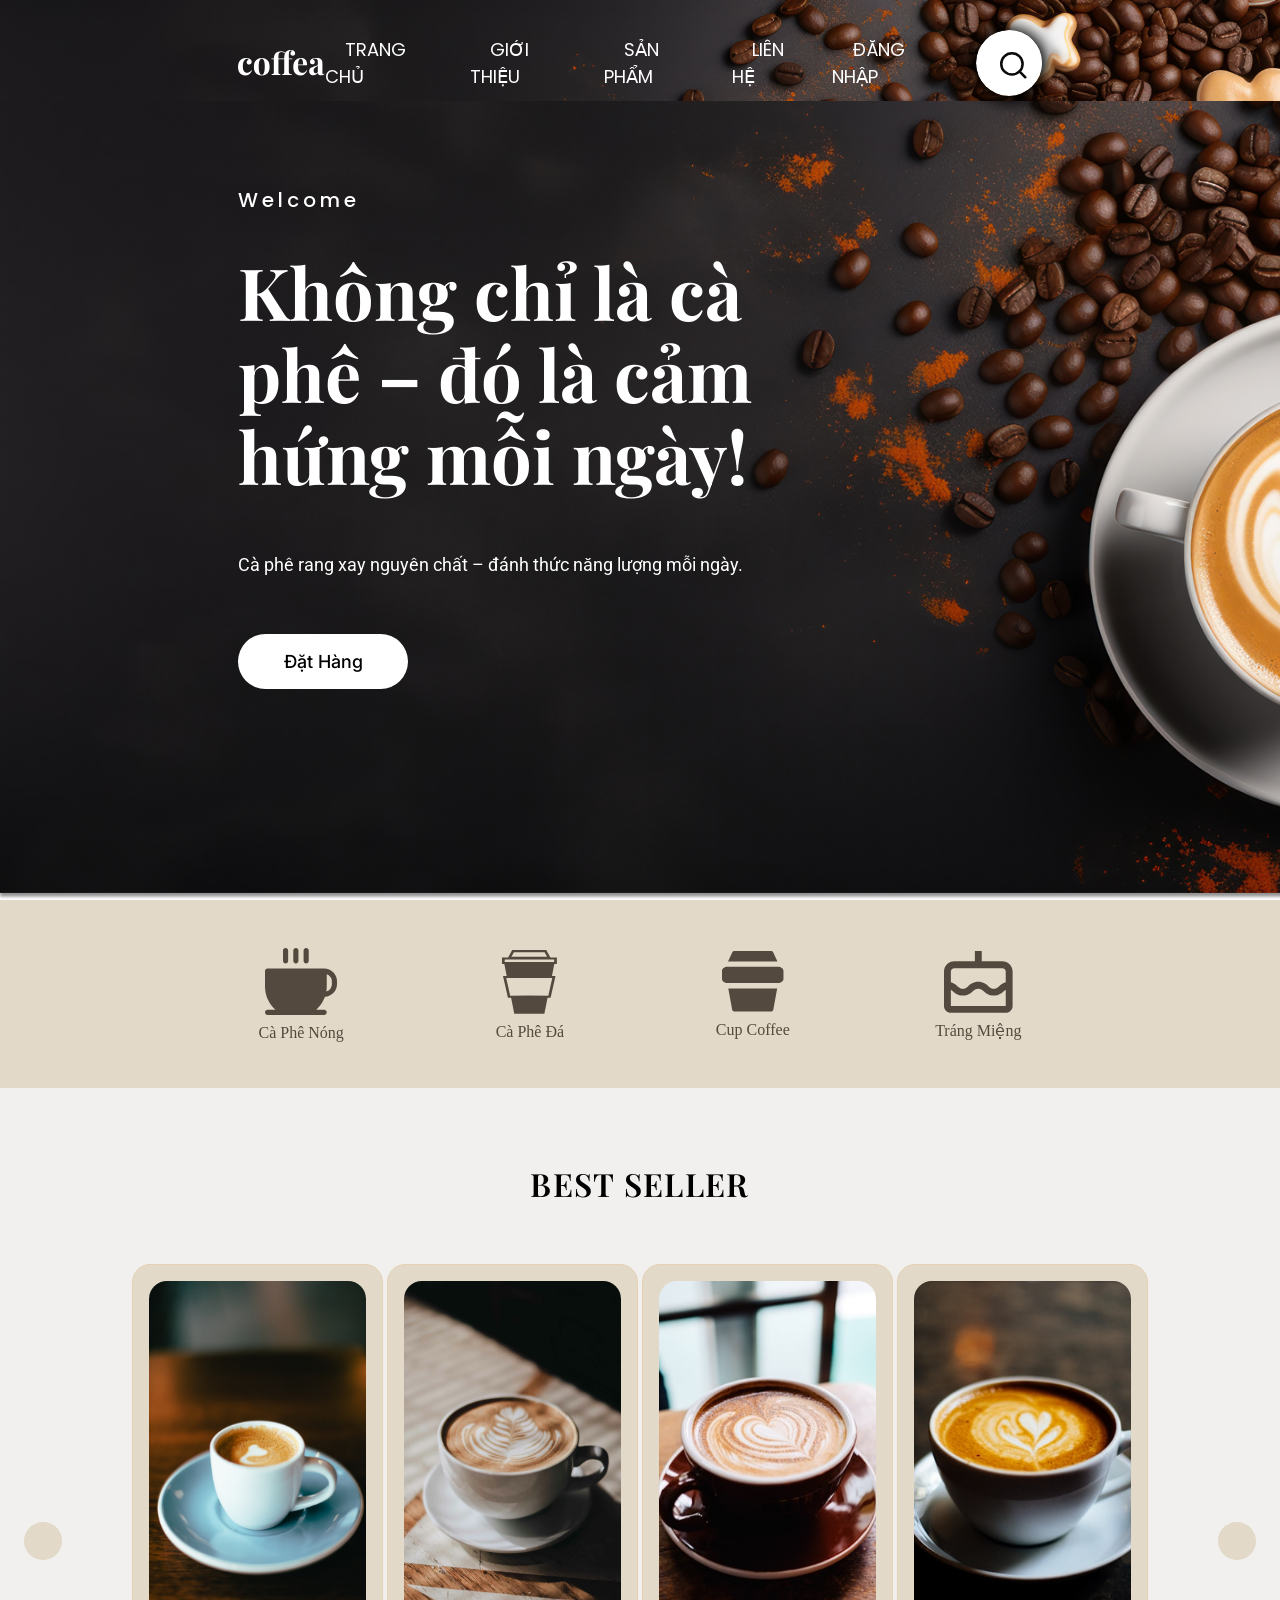
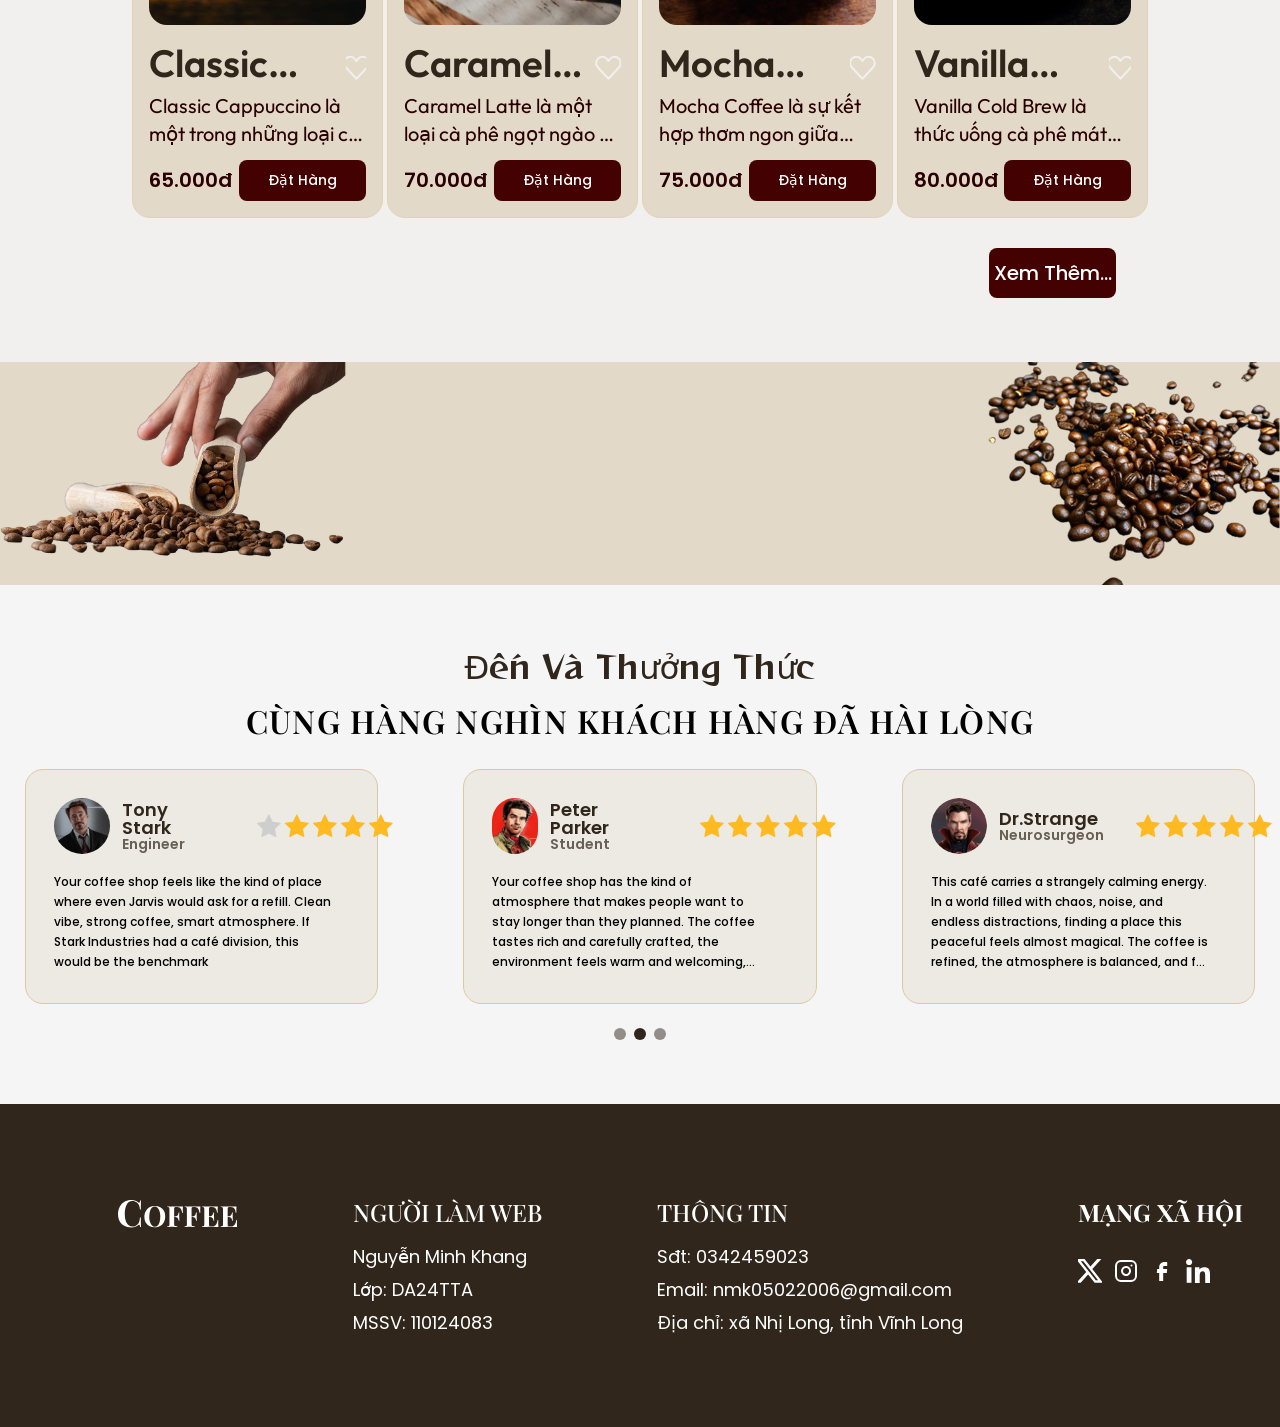
<file: index.html>
<!doctype html>
<html lang="vi">
  <head>
    <meta charset="UTF-8" />
    <meta name="viewport" content="width=device-width, initial-scale=1.0" />
    <link rel="stylesheet" href="./css/reset.css" />
    <link rel="stylesheet" href="./css/style-index.css" />
    <!-- nhung font -->
    <link rel="preconnect" href="https://fonts.googleapis.com" />
    <link rel="preconnect" href="https://fonts.gstatic.com" crossorigin />
    <link
      href="https://fonts.googleapis.com/css2?family=Be+Vietnam+Pro:ital,wght@0,100;0,200;0,300;0,400;0,500;0,600;0,700;0,800;0,900;1,100;1,200;1,300;1,400;1,500;1,600;1,700;1,800;1,900&family=Inter:ital,opsz,wght@0,14..32,100..900;1,14..32,100..900&family=Lato:ital,wght@0,100;0,300;0,400;0,700;0,900;1,100;1,300;1,400;1,700;1,900&family=Open+Sans:ital,wght@0,300..800;1,300..800&family=Outfit:wght@100..900&family=Playfair+Display:ital,wght@0,400..900;1,400..900&family=Poppins:ital,wght@0,100;0,200;0,300;0,400;0,500;0,600;0,700;0,800;0,900;1,100;1,200;1,300;1,400;1,500;1,600;1,700;1,800;1,900&family=Reggae+One&family=Roboto:ital,wght@0,100..900;1,100..900&display=swap"
      rel="stylesheet"
    />
    <link rel="stylesheet" href="./css/responsive.css" />
    <title>CoffeeShop</title>
  </head>
  <body>
    <!-- header -->
    <header class="header fixed">
      <div class="container">
        <div class="body-header">
          <!-- logo coffea -->
          <img src="./assets/icon/Coffea1.svg" alt="coffea" class="logo" />
          <!-- nav -->
          <nav class="nav">
            <ul>
              <li>
                <a href="#">TRANG CHỦ</a>
              </li>
              <li>
                <a href="./html/gioi-thieu.html#section1">GIỚI THIỆU</a>
              </li>
              <li>
                <a href="./html/san-pham.html#section1">SẢN PHẨM</a>
              </li>
              <!-- <li>
                <a href="#">SHOP</a>
              </li> -->
              <li>
                <a href="./html/lien-he.html#section1">LIÊN HỆ</a>
              </li>
              <li>
                <a href="#">ĐĂNG NHẬP</a>
              </li>
            </ul>
          </nav>
          <!-- search-btn -->
          <div class="search-box">
            <img
              src="./assets/icon/round-search.svg"
              alt=""
              class="Round-search"
            />
            <img src="./assets/icon/search-icon.svg" alt="" class="search" />
          </div>
        </div>
      </div>
    </header>
    <!-- main -->
    <main>
      <!-- hero -->
      <div class="hero">
        <div class="container">
          <div class="greeting">
            <p class="welcome">Welcome</p>
            <p class="title">Không chỉ là cà phê – đó là cảm hứng mỗi ngày!</p>
            <p class="desc">
              Cà phê rang xay nguyên chất – đánh thức năng lượng mỗi ngày.
            </p>
            <div class="action">
              <a href="#!" class="btn btn-hero">Đặt Hàng</a>
            </div>
          </div>
        </div>
      </div>
      <!-- menu -->
      <div class="menu">
        <div class="main-content">
          <ul class="product-list">
            <li>
              <a href="#!">
                <img
                  src="./assets/icon/coffee-product1.svg"
                  alt="Hot Coffee"
                  class="logo-product"
                />
                <p class="name-product">Cà Phê Nóng</p>
              </a>
            </li>
            <li>
              <a href="#!">
                <img
                  src="./assets/icon/coffee-product2.svg"
                  alt="Cold Coffee"
                  class="logo-product"
                />
                <p class="name-product">Cà Phê Đá</p>
              </a>
            </li>
            <li>
              <a href="#!">
                <img
                  src="./assets/icon/coffee-product3.svg"
                  alt="Cup Coffee"
                  class="logo-product"
                />
                <p class="name-product">Cup Coffee</p>
              </a>
            </li>
            <li>
              <a href="#!">
                <img
                  src="./assets/icon/coffee-product4.svg"
                  alt="Dessert"
                  class="logo-product"
                />
                <p class="name-product">Tráng Miệng</p>
              </a>
            </li>
          </ul>
        </div>
      </div>
      <!--Popular 1 -->
      <div class="popular">
        <div class="main-content">
          <!-- popular top -->
          <div class="popular-top">
            <p class="title">BEST SELLER</p>
          </div>

          <!--popular bottom  -->
          <div class="popular-bottom">
            <div class="control left">
              <img src="./assets/icon/arrow-left.svg" alt="move-left" />
            </div>
            <div class="coffee-list">
              <!-- item 1 -->
              <div class="coffee-item">
                <div class="content">
                  <a href="#!">
                    <img
                      src="./assets/img/coffee1.png"
                      alt="Classic Cappuccino"
                      class="thumb"
                    />
                  </a>
                  <div class="info">
                    <!-- head -->
                    <div class="head">
                      <a href="#!">
                        <h3 class="title line-clamp break-all">
                          Classic Cappuccino
                        </h3>
                      </a>
                      <span class="like">
                        <img
                          src="./assets/icon/heart.svg"
                          alt="heart-icon"
                          class="heart-icon"
                        />
                      </span>
                    </div>
                    <!-- body-desc -->
                    <p class="desc line-clamp line-2 break-all">
                      Classic Cappuccino là một trong những loại cà phê Ý nổi
                      tiếng nhất trên thế giới
                    </p>
                    <!-- foot -->
                    <div class="footer">
                      <span class="price">65.000đ</span>
                      <a href="#!" class="btn">Đặt Hàng</a>
                    </div>
                  </div>
                </div>
              </div>
              <!-- item 2 -->
              <div class="coffee-item">
                <div class="content">
                  <a href="#!">
                    <img
                      src="./assets/img/coffee2.jpg"
                      alt="Caramel Latte"
                      class="thumb"
                    />
                  </a>
                  <div class="info">
                    <!-- head -->
                    <div class="head">
                      <a href="#!">
                        <h3 class="title line-clamp break-all">
                          Caramel Latte
                        </h3>
                      </a>
                      <span class="like">
                        <img
                          src="./assets/icon/heart.svg"
                          alt="heart-icon"
                          class="heart-icon"
                        />
                      </span>
                    </div>
                    <!-- body-desc -->
                    <p class="desc line-clamp line-2 break-all">
                      Caramel Latte là một loại cà phê ngọt ngào và béo mịn
                    </p>
                    <!-- foot -->
                    <div class="footer">
                      <span class="price">70.000đ</span>
                      <a href="#!" class="btn">Đặt Hàng</a>
                    </div>
                  </div>
                </div>
              </div>
              <!-- item 3 -->
              <div class="coffee-item">
                <div class="content">
                  <a href="#!">
                    <img
                      src="./assets/img/coffee3.png"
                      alt="Mocha Coffee"
                      class="thumb"
                    />
                  </a>
                  <div class="info">
                    <!-- head -->
                    <div class="head">
                      <a href="#!">
                        <h3 class="title line-clamp break-all">Mocha Coffee</h3>
                      </a>
                      <span class="like">
                        <img
                          src="./assets/icon/heart.svg"
                          alt="heart-icon"
                          class="heart-icon"
                        />
                      </span>
                    </div>
                    <!-- body-desc -->
                    <p class="desc line-clamp line-2 break-all">
                      Mocha Coffee là sự kết hợp thơm ngon giữa espresso,
                      chocolate
                    </p>
                    <!-- foot -->
                    <div class="footer">
                      <span class="price">75.000đ</span>
                      <a href="#!" class="btn">Đặt Hàng</a>
                    </div>
                  </div>
                </div>
              </div>
              <!-- item 4 -->
              <div class="coffee-item">
                <div class="content">
                  <a href="#!">
                    <img
                      src="./assets/img/coffee4.png"
                      alt="Vanilla Cold Brew"
                      class="thumb"
                    />
                  </a>
                  <div class="info">
                    <!-- head -->
                    <div class="head">
                      <a href="#!">
                        <h3 class="title line-clamp break-all">
                          Vanilla Cold Brew
                        </h3>
                      </a>
                      <span class="like">
                        <img
                          src="./assets/icon/heart.svg"
                          alt="heart-icon"
                          class="heart-icon"
                        />
                      </span>
                    </div>
                    <!-- body-desc -->
                    <p class="desc line-clamp line-2 break-all">
                      Vanilla Cold Brew là thức uống cà phê mát lạnh được pha
                      bằng cách ủ cà phê trong nước lạnh suốt nhiều giờ
                    </p>
                    <!-- foot -->
                    <div class="footer">
                      <span class="price">80.000đ</span>
                      <a href="#!" class="btn">Đặt Hàng</a>
                    </div>
                  </div>
                </div>
              </div>
            </div>
            <div class="control right">
              <img src="./assets/icon/arrow-right.svg" alt="move-right" />
            </div>
          </div>
          <!-- more -->
          <div class="More">
            <a href="./html/san-pham.html#section1"
              ><div class="btn">Xem Thêm...</div></a
            >
          </div>
        </div>
      </div>

      <!-- Popular 2 (bỏ)-->
      <div class="popular popular2" style="display: none">
        <div class="main-content">
          <!-- popular top -->
          <div class="popular-top">
            <p class="title">BEST DESSERT</p>
          </div>

          <!--popular bottom  -->
          <div class="popular-bottom">
            <div class="control left">
              <img src="./assets/icon/arrow-left.svg" alt="move-left" />
            </div>
            <div class="coffee-list">
              <!-- item 1 -->
              <div class="coffee-item">
                <div class="content">
                  <a href="#!">
                    <img
                      src="./assets/img/dessert1.jpg"
                      alt="Lungo coffee"
                      class="thumb"
                    />
                  </a>
                  <div class="info">
                    <!-- head -->
                    <div class="head">
                      <a href="#!">
                        <h3 class="title line-clamp break-all">
                          Tên dài dài dài
                        </h3>
                      </a>
                      <span class="like">
                        <img
                          src="./assets/icon/heart.svg"
                          alt="heart-icon"
                          class="heart-icon"
                        />
                      </span>
                    </div>
                    <!-- body-desc -->
                    <p class="desc line-clamp line-2 break-all">
                      người dùng nhập dài dài dài dài dài dài dài dài dài dài
                      dài dài dài dài dài
                    </p>
                    <!-- foot -->
                    <div class="footer">
                      <span class="price">30.000đ</span>
                      <a href="#!" class="btn">Đặt Hàng</a>
                    </div>
                  </div>
                </div>
              </div>
              <!-- item 2 -->
              <div class="coffee-item">
                <div class="content">
                  <a href="#!">
                    <img
                      src="./assets/img/dessert2.jpg"
                      alt="Lungo coffee"
                      class="thumb"
                    />
                  </a>
                  <div class="info">
                    <!-- head -->
                    <div class="head">
                      <a href="#!">
                        <h3 class="title line-clamp break-all">bánh crepe</h3>
                      </a>
                      <span class="like">
                        <img
                          src="./assets/icon/heart.svg"
                          alt="heart-icon"
                          class="heart-icon"
                        />
                      </span>
                    </div>
                    <!-- body-desc -->
                    <p class="desc line-clamp line-2 break-all">
                      hơi dài dài dài dài dài dài dài dài dài dài dài dài dài
                      dài dài dài dài
                    </p>
                    <!-- foot -->
                    <div class="footer">
                      <span class="price">30.000đ</span>
                      <a href="#!" class="btn">Đặt Hàng</a>
                    </div>
                  </div>
                </div>
              </div>
              <!-- item 3 -->
              <div class="coffee-item">
                <div class="content">
                  <a href="#!">
                    <img
                      src="./assets/img/dessert3.jpg"
                      alt="Lungo coffee"
                      class="thumb"
                    />
                  </a>
                  <div class="info">
                    <!-- head -->
                    <div class="head">
                      <a href="#!">
                        <h3 class="title line-clamp break-all">Lungo coffee</h3>
                      </a>
                      <span class="like">
                        <img
                          src="./assets/icon/heart.svg"
                          alt="heart-icon"
                          class="heart-icon"
                        />
                      </span>
                    </div>
                    <!-- body-desc -->
                    <p class="desc line-clamp line-2 break-all">
                      Một đoạn mô tả ngẫu nhiên Lorem ipsum dolor sit amet.
                    </p>
                    <!-- foot -->
                    <div class="footer">
                      <span class="price">30.000đ</span>
                      <a href="#!" class="btn">Đặt Hàng</a>
                    </div>
                  </div>
                </div>
              </div>
              <!-- item 4 -->
              <div class="coffee-item">
                <div class="content">
                  <a href="#!">
                    <img
                      src="./assets/img/dessert4.jpg"
                      alt="Lungo coffee"
                      class="thumb"
                    />
                  </a>
                  <div class="info">
                    <!-- head -->
                    <div class="head">
                      <a href="#!">
                        <h3 class="title line-clamp break-all">Lungo coffee</h3>
                      </a>
                      <span class="like">
                        <img
                          src="./assets/icon/heart.svg"
                          alt="heart-icon"
                          class="heart-icon"
                        />
                      </span>
                    </div>
                    <!-- body-desc -->
                    <p class="desc line-clamp line-2 break-all">
                      Lorem ipsum dolor sit amet. Lorem ipsum dolor sit amet.
                    </p>
                    <!-- foot -->
                    <div class="footer">
                      <span class="price">30.000đ</span>
                      <a href="#!" class="btn">Đặt Hàng</a>
                    </div>
                  </div>
                </div>
              </div>
            </div>
            <div class="control right">
              <img src="./assets/icon/arrow-right.svg" alt="move-right" />
            </div>
          </div>
          <!-- more -->
          <div class="More">
            <a href="#!"><div class="btn">Xem Thêm..</div></a>
          </div>
        </div>
      </div>

      <!--wall 1 -->
      <div class="wall1">
        <img
          src="./assets/img/cai_tay_va_1_dong_ca_phe.png"
          alt=""
          class="item"
        />
        <img src="./assets/img/mot_dong_ca_phe.png" alt="" class="item" />
      </div>

      <!-- feedback -->
      <div class="feedback">
        <div class="container">
          <!-- title -->
          <div class="title">
            <p>Đến Và Thưởng Thức</p>
            <p>CÙNG HÀNG NGHÌN KHÁCH HÀNG ĐÃ HÀI LÒNG</p>
          </div>
          <!-- feedback-list -->
          <div class="feedback-list">
            <!-- item 1 -->
            <div class="feedback-item">
              <div class="head">
                <!-- info-customer -->
                <div class="customer">
                  <img src="./assets/img/ava1.jpg" alt="" class="avt" />
                  <div class="info-customer">
                    <p class="name">Tony Stark</p>
                    <p class="job">Engineer</p>
                  </div>
                </div>
                <!-- rating -->
                <div class="rating">
                  <img src="./assets/icon/Empty-Star.svg" alt="" class="star" />
                  <img
                    src="./assets/icon/Filled-Star.svg"
                    alt=""
                    class="star"
                  />
                  <img
                    src="./assets/icon/Filled-Star.svg"
                    alt=""
                    class="star"
                  />
                  <img
                    src="./assets/icon/Filled-Star.svg"
                    alt=""
                    class="star"
                  />
                  <img
                    src="./assets/icon/Filled-Star.svg"
                    alt=""
                    class="star"
                  />
                </div>
              </div>
              <div class="body">
                <p class="cmt line-clamp line-5 break-all">
                  Your coffee shop feels like the kind of place where even
                  Jarvis would ask for a refill. Clean vibe, strong coffee,
                  smart atmosphere. If Stark Industries had a café division,
                  this would be the benchmark
                </p>
              </div>
            </div>

            <!-- item 2 -->
            <div class="feedback-item">
              <div class="head">
                <!-- info-customer -->
                <div class="customer">
                  <img src="./assets/img/ava2.jpg" alt="" class="avt" />
                  <div class="info-customer">
                    <p class="name">Peter Parker</p>
                    <p class="job">Student</p>
                  </div>
                </div>
                <!-- rating -->
                <div class="rating">
                  <img
                    src="./assets/icon/Filled-Star.svg"
                    alt=""
                    class="star"
                  />
                  <img
                    src="./assets/icon/Filled-Star.svg"
                    alt=""
                    class="star"
                  />
                  <img
                    src="./assets/icon/Filled-Star.svg"
                    alt=""
                    class="star"
                  />
                  <img
                    src="./assets/icon/Filled-Star.svg"
                    alt=""
                    class="star"
                  />
                  <img
                    src="./assets/icon/Filled-Star.svg"
                    alt=""
                    class="star"
                  />
                </div>
              </div>
              <div class="body">
                <p class="cmt line-clamp line-5 break-all">
                  Your coffee shop has the kind of atmosphere that makes people
                  want to stay longer than they planned. The coffee tastes rich
                  and carefully crafted, the environment feels warm and
                  welcoming, and every small detail — from the lighting to the
                  music — creates a relaxing experience. It’s not just a place
                  to grab a drink, it’s the kind of café where ideas start,
                  conversations last for hours, and customers keep coming back
                  without even realizing why.
                </p>
              </div>
            </div>

            <!-- item 3 -->
            <div class="feedback-item">
              <div class="head">
                <!-- info-customer -->
                <div class="customer">
                  <img src="./assets/img/ava3.png" alt="" class="avt" />
                  <div class="info-customer">
                    <p class="name">Dr.Strange</p>
                    <p class="job">Neurosurgeon</p>
                  </div>
                </div>
                <!-- rating -->
                <div class="rating">
                  <img
                    src="./assets/icon/Filled-Star.svg"
                    alt=""
                    class="star"
                  />
                  <img
                    src="./assets/icon/Filled-Star.svg"
                    alt=""
                    class="star"
                  />
                  <img
                    src="./assets/icon/Filled-Star.svg"
                    alt=""
                    class="star"
                  />
                  <img
                    src="./assets/icon/Filled-Star.svg"
                    alt=""
                    class="star"
                  />
                  <img
                    src="./assets/icon/Filled-Star.svg"
                    alt=""
                    class="star"
                  />
                </div>
              </div>
              <div class="body">
                <p class="cmt line-clamp line-5 break-all">
                  This café carries a strangely calming energy. In a world
                  filled with chaos, noise, and endless distractions, finding a
                  place this peaceful feels almost magical. The coffee is
                  refined, the atmosphere is balanced, and for a brief moment,
                  even the multiverse seems quiet.
                </p>
              </div>
            </div>
          </div>
          <!-- control -->
          <div class="dots">
            <span class="dot"></span>
            <span class="dot active"></span>
            <span class="dot"></span>
          </div>
        </div>
      </div>
    </main>
    <!-- footer -->
    <footer class="footer-page">
      <div class="container">
        <div class="logo">
          <img src="./assets/icon/Coffee2.svg" alt="" class="brand-logo" />
        </div>
        <div class="columns">
          <!-- item 1 -->
          <div class="item">
            <h3 class="title">NGƯỜI LÀM WEB</h3>
            <ul>
              <li>
                <a href="#">Nguyễn Minh Khang</a>
              </li>
              <li>
                <a href="#">Lớp: DA24TTA</a>
              </li>
              <li>
                <a href="#">MSSV: 110124083</a>
              </li>
            </ul>
          </div>
          <!-- item 2 -->
          <!-- <div class="item">
            <h3 class="title">MÃ NGUỒN</h3>
            <ul>
              <li>
                <a href="#">GitHub Repository</a>
              </li>
              <li>
                <a href="#">Git</a>
              </li>
              <li>
                <a href="#">Câu chuyện</a>
              </li>
            </ul>
          </div> -->
          <!-- item 3 -->
          <div class="item">
            <h3 class="title">THÔNG TIN</h3>
            <ul>
              <li>
                <a href="#">Sđt: 0342459023</a>
              </li>
              <li>
                <a href="#">Email: nmk05022006@gmail.com</a>
              </li>
              <li>
                <a href="#">Địa chỉ: xã Nhị Long, tỉnh Vĩnh Long</a>
              </li>
            </ul>
          </div>
        </div>
        <div class="social">
          <h3 class="title">MẠNG XÃ HỘI</h3>
          <ul>
            <li>
              <a href="#!"
                ><img src="./assets/icon/X.svg" alt="X" class="social-icon"
              /></a>
            </li>
            <li>
              <a href="#!"
                ><img
                  src="./assets/icon/instagram.svg"
                  alt="instagram"
                  class="social-icon"
              /></a>
            </li>
            <li>
              <a href="#!"
                ><img
                  src="./assets/icon/facebook.svg"
                  alt="facebook"
                  class="social-icon"
              /></a>
            </li>
            <li>
              <a href="#!"
                ><img
                  src="./assets/icon/in.svg"
                  alt="linkendi"
                  class="social-icon"
              /></a>
            </li>
          </ul>
        </div>
      </div>
    </footer>
  </body>
</html>
</file>
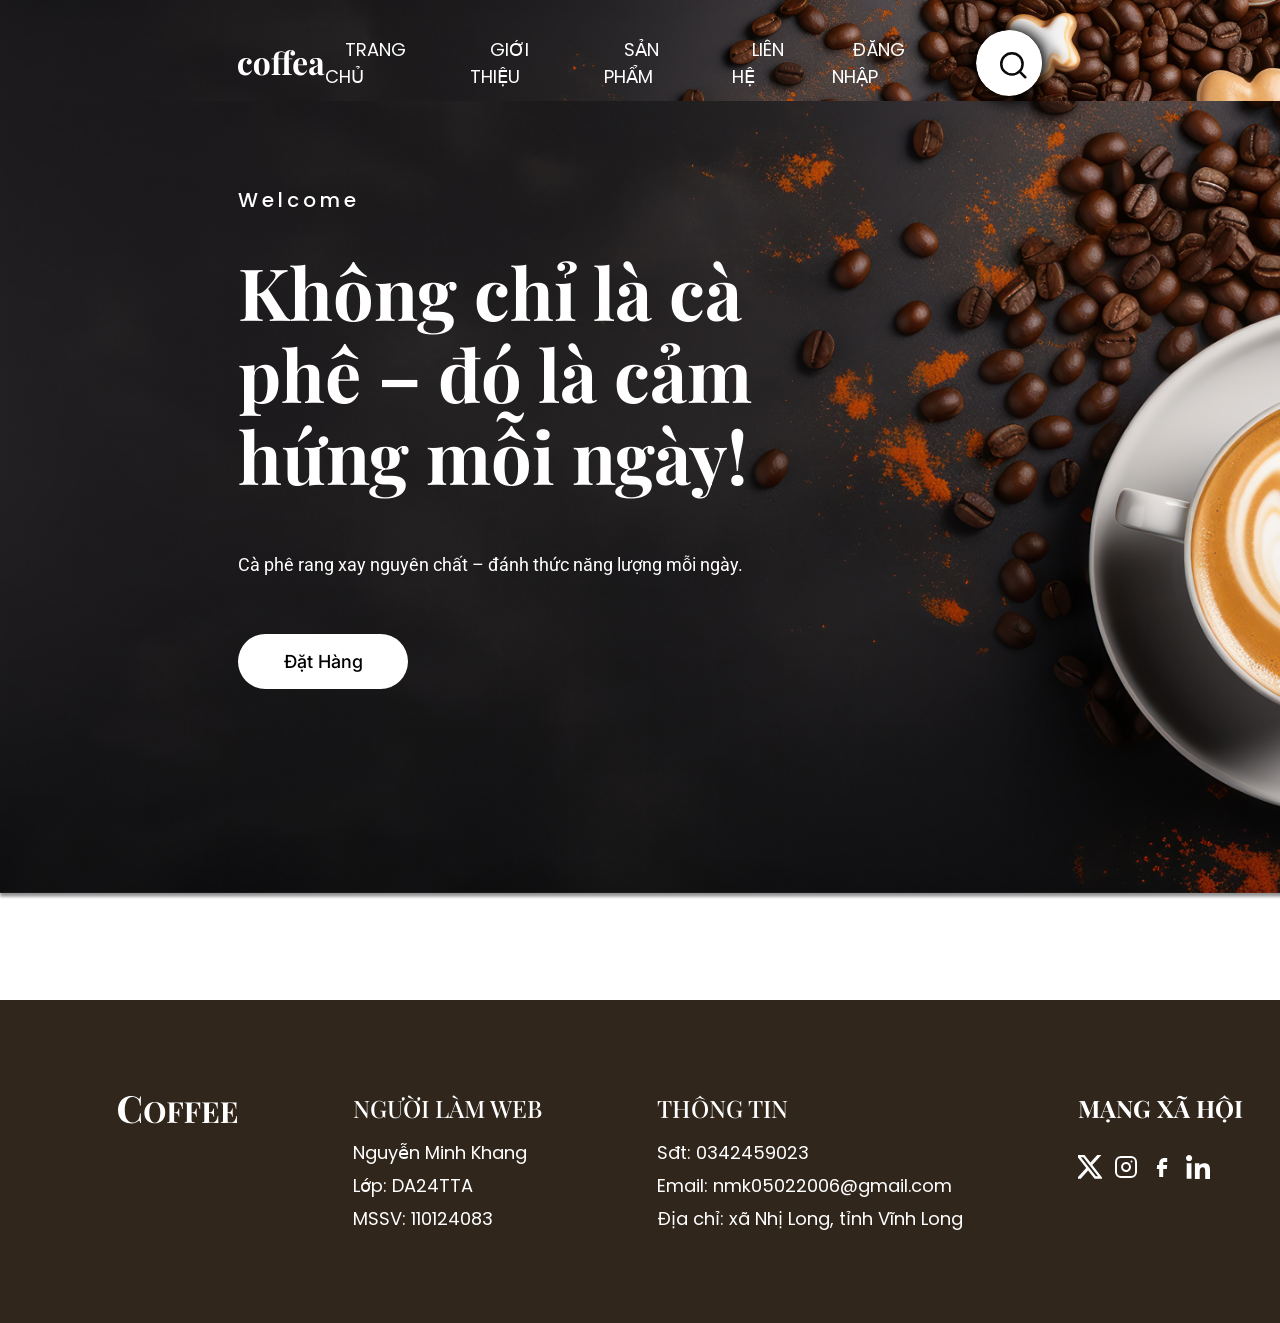
<file: html/chi-tiet.html>
<!doctype html>
<html lang="vi">
  <head>
    <meta charset="UTF-8" />
    <meta name="viewport" content="width=device-width, initial-scale=1.0" />
    <link rel="stylesheet" href="../css/reset.css" />
    <link rel="stylesheet" href="../css/chitiet.css" />
    <!-- nhung font -->
    <link rel="preconnect" href="https://fonts.googleapis.com" />
    <link rel="preconnect" href="https://fonts.gstatic.com" crossorigin />
    <link
      href="https://fonts.googleapis.com/css2?family=Be+Vietnam+Pro:ital,wght@0,100;0,200;0,300;0,400;0,500;0,600;0,700;0,800;0,900;1,100;1,200;1,300;1,400;1,500;1,600;1,700;1,800;1,900&family=Inter:ital,opsz,wght@0,14..32,100..900;1,14..32,100..900&family=Lato:ital,wght@0,100;0,300;0,400;0,700;0,900;1,100;1,300;1,400;1,700;1,900&family=Open+Sans:ital,wght@0,300..800;1,300..800&family=Outfit:wght@100..900&family=Playfair+Display:ital,wght@0,400..900;1,400..900&family=Poppins:ital,wght@0,100;0,200;0,300;0,400;0,500;0,600;0,700;0,800;0,900;1,100;1,200;1,300;1,400;1,500;1,600;1,700;1,800;1,900&family=Reggae+One&family=Roboto:ital,wght@0,100..900;1,100..900&display=swap"
      rel="stylesheet"
    />
    <link rel="stylesheet" href="../css/responsive.css" />
    <title>CoffeeShop</title>
  </head>
  <body>
    <!-- header -->
    <header class="header fixed">
      <div class="container">
        <div class="body-header">
          <!-- logo coffea -->
          <img src="../assets/icon/Coffea1.svg" alt="coffea" class="logo" />
          <!-- nav -->
          <nav class="nav">
            <ul>
              <li>
                <a href="../index.html">TRANG CHỦ</a>
              </li>
              <li>
                <a href="./gioi-thieu.html#section1">GIỚI THIỆU</a>
              </li>
              <li>
                <a href="./san-pham.html#section1">SẢN PHẨM</a>
              </li>
              <li>
                <a href="./lien-he.html#section1">LIÊN HỆ</a>
              </li>
              <!-- <li>
                <a href="#">THÔNG TIN</a>
              </li> -->
              <li>
                <a href="#">ĐĂNG NHẬP</a>
              </li>
            </ul>
          </nav>
          <!-- search-btn -->
          <div class="search-box">
            <img
              src="../assets/icon/round-search.svg"
              alt=""
              class="Round-search"
            />
            <img src="../assets/icon/search-icon.svg" alt="" class="search" />
          </div>
        </div>
      </div>
    </header>
    <!-- main -->
    <main>
      <!-- hero -->
      <div class="hero">
        <div class="container">
          <div class="greeting">
            <p class="welcome">Welcome</p>
            <p class="title">Không chỉ là cà phê – đó là cảm hứng mỗi ngày!</p>
            <p class="desc">
              Cà phê rang xay nguyên chất – đánh thức năng lượng mỗi ngày.
            </p>
            <div class="action">
              <a href="#!" class="btn btn-hero">Đặt Hàng</a>
            </div>
          </div>
        </div>
      </div>
      <!-- detail item -->
      <div id="section1">
        <div id="productDetail"></div>
      </div>
    </main>
    <!-- footer -->
    <footer class="footer-page">
      <div class="container">
        <div class="logo">
          <img src="../assets/icon/Coffee2.svg" alt="" class="brand-logo" />
        </div>
        <div class="columns">
          <!-- item 1 -->
          <div class="item">
            <h3 class="title">NGƯỜI LÀM WEB</h3>
            <ul>
              <li>
                <a href="#">Nguyễn Minh Khang</a>
              </li>
              <li>
                <a href="#">Lớp: DA24TTA</a>
              </li>
              <li>
                <a href="#">MSSV: 110124083</a>
              </li>
            </ul>
          </div>
          <!-- item 2 -->
          <!-- <div class="item">
            <h3 class="title">MÃ NGUỒN</h3>
            <ul>
              <li>
                <a href="#">GitHub Repository</a>
              </li>
              <li>
                <a href="#">Git</a>
              </li>
              <li>
                <a href="#">Câu chuyện</a>
              </li>
            </ul>
          </div> -->
          <!-- item 3 -->
          <div class="item">
            <h3 class="title">THÔNG TIN</h3>
            <ul>
              <li>
                <a href="#">Sđt: 0342459023</a>
              </li>
              <li>
                <a href="#">Email: nmk05022006@gmail.com</a>
              </li>
              <li>
                <a href="#">Địa chỉ: xã Nhị Long, tỉnh Vĩnh Long</a>
              </li>
            </ul>
          </div>
        </div>
        <div class="social">
          <h3 class="title">MẠNG XÃ HỘI</h3>
          <ul>
            <li>
              <a href="#!"
                ><img src="../assets/icon/X.svg" alt="X" class="social-icon"
              /></a>
            </li>
            <li>
              <a href="#!"
                ><img
                  src="../assets/icon/instagram.svg"
                  alt="instagram"
                  class="social-icon"
              /></a>
            </li>
            <li>
              <a href="#!"
                ><img
                  src="../assets/icon/facebook.svg"
                  alt="facebook"
                  class="social-icon"
              /></a>
            </li>
            <li>
              <a href="#!"
                ><img
                  src="../assets/icon/in.svg"
                  alt="linkendi"
                  class="social-icon"
              /></a>
            </li>
          </ul>
        </div>
      </div>
    </footer>
    <script src="../js/lib.js"></script>
    <script src="../js/detail.js"></script>
  </body>
</html>
</file>
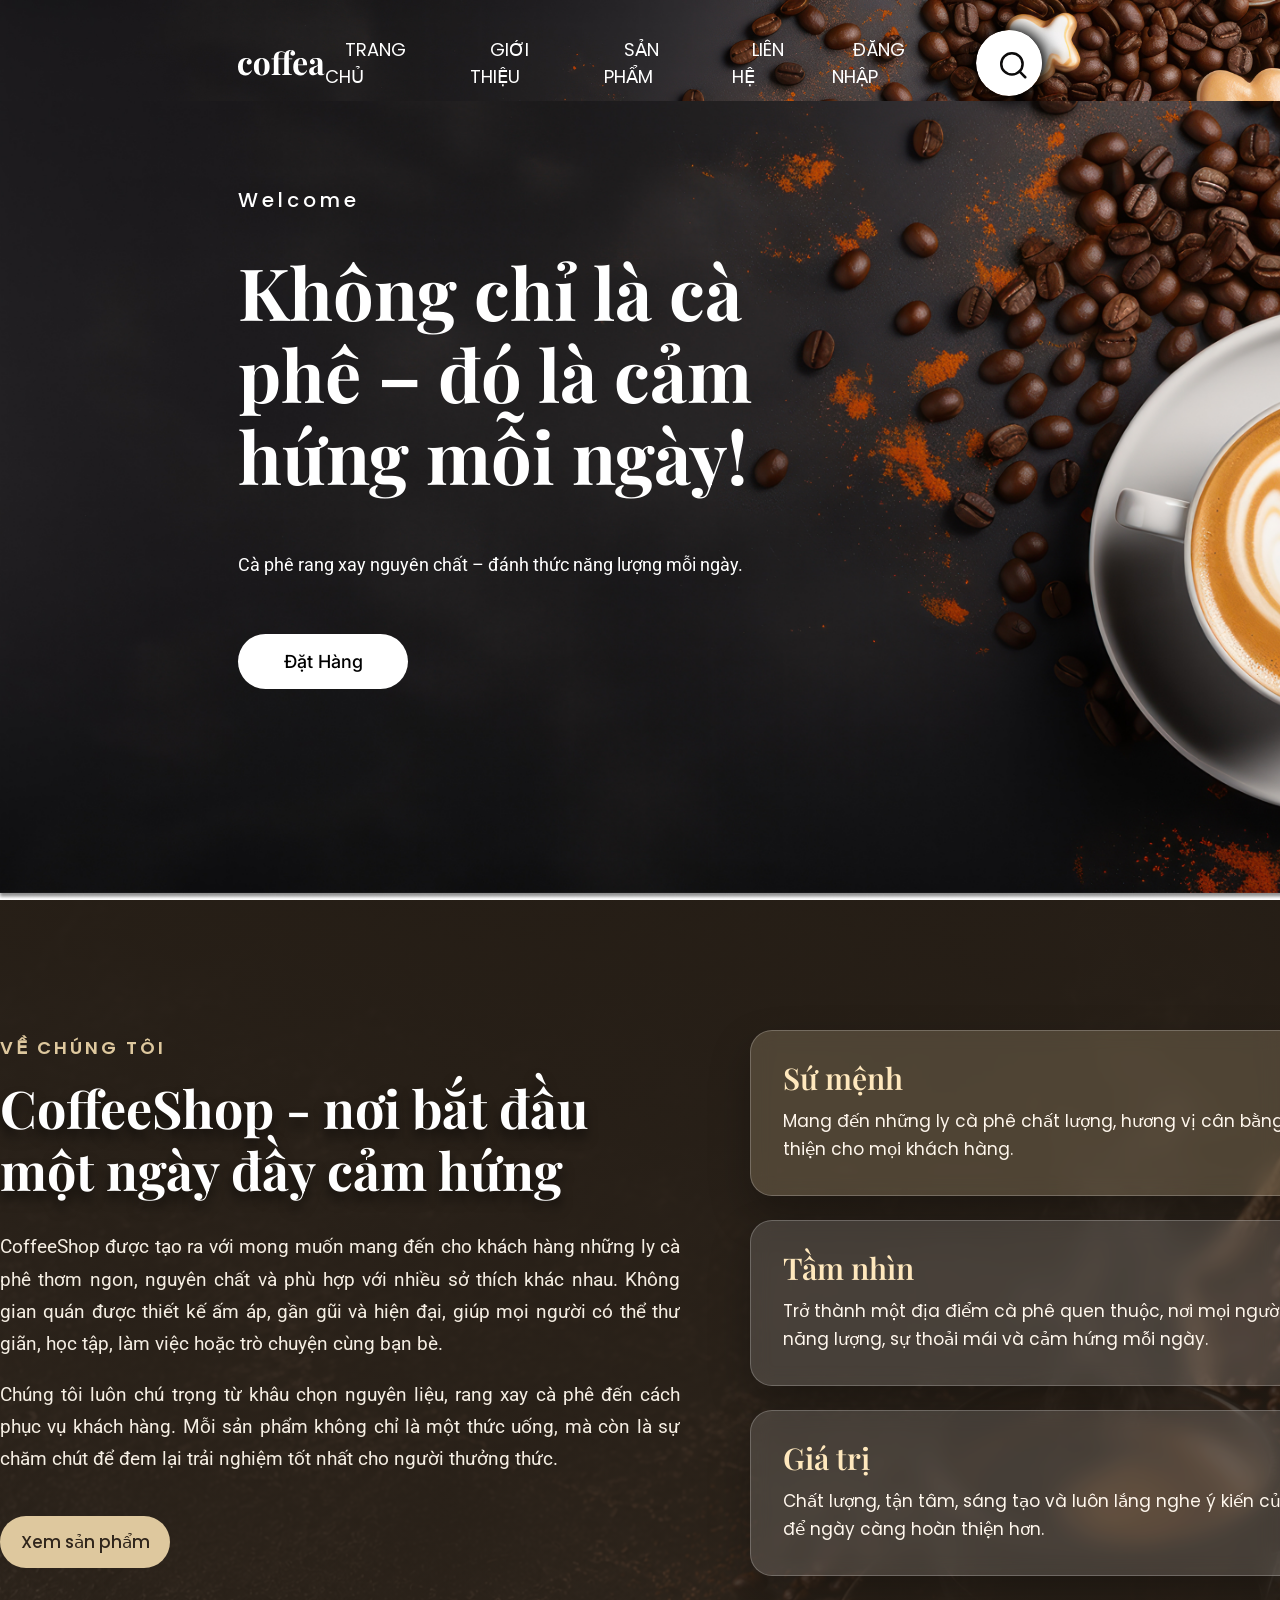
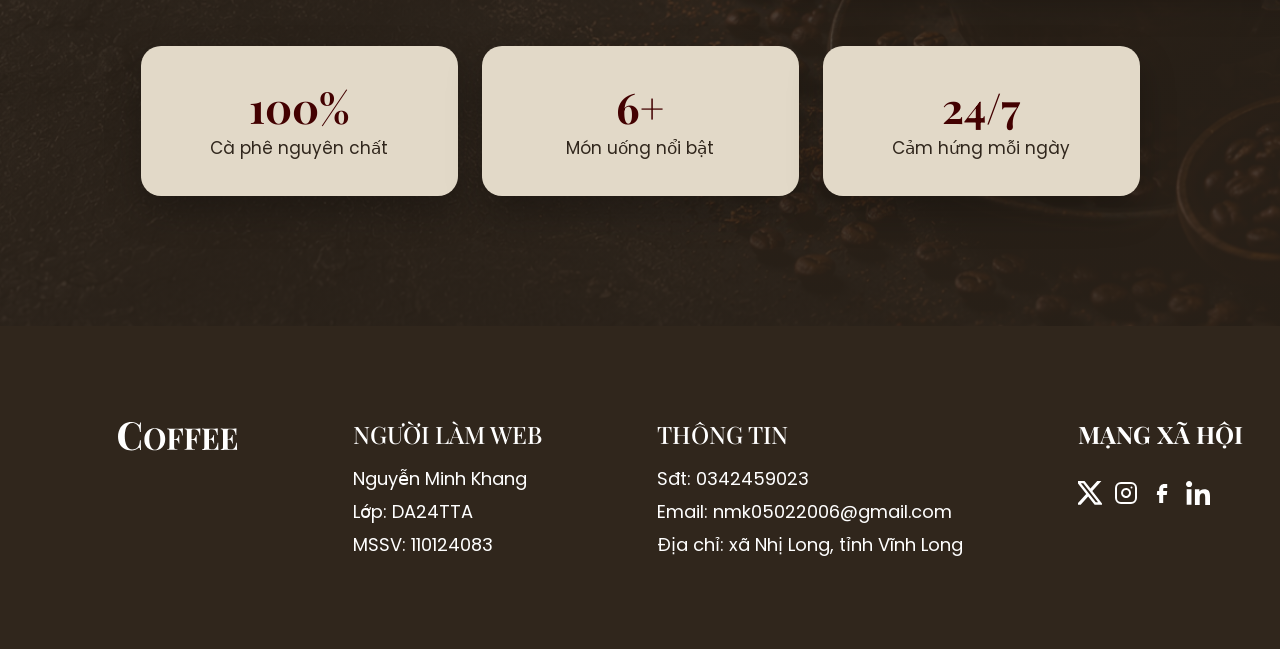
<file: html/gioi-thieu.html>
<!doctype html>
<html lang="vi">
  <head>
    <meta charset="UTF-8" />
    <meta name="viewport" content="width=device-width, initial-scale=1.0" />
    <link rel="stylesheet" href="../css/reset.css" />
    <link rel="stylesheet" href="../css/gioithieu.css" />
    <!-- nhung font -->
    <link rel="preconnect" href="https://fonts.googleapis.com" />
    <link rel="preconnect" href="https://fonts.gstatic.com" crossorigin />
    <link
      href="https://fonts.googleapis.com/css2?family=Be+Vietnam+Pro:ital,wght@0,100;0,200;0,300;0,400;0,500;0,600;0,700;0,800;0,900;1,100;1,200;1,300;1,400;1,500;1,600;1,700;1,800;1,900&family=Inter:ital,opsz,wght@0,14..32,100..900;1,14..32,100..900&family=Lato:ital,wght@0,100;0,300;0,400;0,700;0,900;1,100;1,300;1,400;1,700;1,900&family=Open+Sans:ital,wght@0,300..800;1,300..800&family=Outfit:wght@100..900&family=Playfair+Display:ital,wght@0,400..900;1,400..900&family=Poppins:ital,wght@0,100;0,200;0,300;0,400;0,500;0,600;0,700;0,800;0,900;1,100;1,200;1,300;1,400;1,500;1,600;1,700;1,800;1,900&family=Reggae+One&family=Roboto:ital,wght@0,100..900;1,100..900&display=swap"
      rel="stylesheet"
    />
    <link rel="stylesheet" href="../css/responsive.css" />
    <title>Giới thiệu - CoffeeShop</title>
  </head>
  <body>
    <!-- header -->
    <header class="header fixed">
      <div class="container">
        <div class="body-header">
          <!-- logo coffea -->
          <img src="../assets/icon/Coffea1.svg" alt="coffea" class="logo" />
          <!-- nav -->
          <nav class="nav">
            <ul>
              <li>
                <a href="../index.html">TRANG CHỦ</a>
              </li>
              <li>
                <a href="#section1">GIỚI THIỆU</a>
              </li>
              <li>
                <a href="./san-pham.html#section1">SẢN PHẨM</a>
              </li>

              <li>
                <a href="./lien-he.html#section1">LIÊN HỆ</a>
              </li>
              <li>
                <a href="#">ĐĂNG NHẬP</a>
              </li>
            </ul>
          </nav>
          <!-- search-btn -->
          <div class="search-box">
            <img
              src="../assets/icon/round-search.svg"
              alt=""
              class="Round-search"
            />
            <img src="../assets/icon/search-icon.svg" alt="" class="search" />
          </div>
        </div>
      </div>
    </header>
    <!-- main -->
    <main>
      <!-- hero -->
      <div class="hero">
        <div class="container">
          <div class="greeting">
            <p class="welcome">Welcome</p>
            <p class="title">Không chỉ là cà phê – đó là cảm hứng mỗi ngày!</p>
            <p class="desc">
              Cà phê rang xay nguyên chất – đánh thức năng lượng mỗi ngày.
            </p>
            <div class="action">
              <a href="#!" class="btn btn-hero">Đặt Hàng</a>
            </div>
          </div>
        </div>
      </div>
      <!-- section -->
      <div id="section1">
        <div class="about-container">
          <div class="about-left">
            <p class="sub-title">Về chúng tôi</p>
            <h1>CoffeeShop - nơi bắt đầu một ngày đầy cảm hứng</h1>
            <p class="about-desc">
              CoffeeShop được tạo ra với mong muốn mang đến cho khách hàng những
              ly cà phê thơm ngon, nguyên chất và phù hợp với nhiều sở thích
              khác nhau. Không gian quán được thiết kế ấm áp, gần gũi và hiện
              đại, giúp mọi người có thể thư giãn, học tập, làm việc hoặc trò
              chuyện cùng bạn bè.
            </p>
            <p class="about-desc">
              Chúng tôi luôn chú trọng từ khâu chọn nguyên liệu, rang xay cà phê
              đến cách phục vụ khách hàng. Mỗi sản phẩm không chỉ là một thức
              uống, mà còn là sự chăm chút để đem lại trải nghiệm tốt nhất cho
              người thưởng thức.
            </p>
            <a href="./san-pham.html#section1" class="btn about-btn">
              Xem sản phẩm
            </a>
          </div>

          <div class="about-right">
            <div class="about-card main-card">
              <h2>Sứ mệnh</h2>
              <p>
                Mang đến những ly cà phê chất lượng, hương vị cân bằng và dịch
                vụ thân thiện cho mọi khách hàng.
              </p>
            </div>
            <div class="about-card">
              <h2>Tầm nhìn</h2>
              <p>
                Trở thành một địa điểm cà phê quen thuộc, nơi mọi người có thể
                tìm thấy năng lượng, sự thoải mái và cảm hứng mỗi ngày.
              </p>
            </div>
            <div class="about-card">
              <h2>Giá trị</h2>
              <p>
                Chất lượng, tận tâm, sáng tạo và luôn lắng nghe ý kiến của khách
                hàng để ngày càng hoàn thiện hơn.
              </p>
            </div>
          </div>
        </div>

        <div class="about-stats">
          <div class="stat-item">
            <strong>100%</strong>
            <span>Cà phê nguyên chất</span>
          </div>
          <div class="stat-item">
            <strong>6+</strong>
            <span>Món uống nổi bật</span>
          </div>
          <div class="stat-item">
            <strong>24/7</strong>
            <span>Cảm hứng mỗi ngày</span>
          </div>
        </div>
      </div>
    </main>
    <!-- footer -->
    <footer class="footer-page">
      <div class="container">
        <div class="logo">
          <img src="../assets/icon/Coffee2.svg" alt="" class="brand-logo" />
        </div>
        <div class="columns">
          <!-- item 1 -->
          <div class="item">
            <h3 class="title">NGƯỜI LÀM WEB</h3>
            <ul>
              <li>
                <a href="#">Nguyễn Minh Khang</a>
              </li>
              <li>
                <a href="#">Lớp: DA24TTA</a>
              </li>
              <li>
                <a href="#">MSSV: 110124083</a>
              </li>
            </ul>
          </div>
          <!-- item 2 -->
          <!-- <div class="item">
            <h3 class="title">MÃ NGUỒN</h3>
            <ul>
              <li>
                <a href="#">GitHub Repository</a>
              </li>
              <li>
                <a href="#">Git</a>
              </li>
              <li>
                <a href="#">Câu chuyện</a>
              </li>
            </ul>
          </div> -->
          <!-- item 3 -->
          <div class="item">
            <h3 class="title">THÔNG TIN</h3>
            <ul>
              <li>
                <a href="#">Sđt: 0342459023</a>
              </li>
              <li>
                <a href="#">Email: nmk05022006@gmail.com</a>
              </li>
              <li>
                <a href="#">Địa chỉ: xã Nhị Long, tỉnh Vĩnh Long</a>
              </li>
            </ul>
          </div>
        </div>
        <div class="social">
          <h3 class="title">MẠNG XÃ HỘI</h3>
          <ul>
            <li>
              <a href="#!"
                ><img src="../assets/icon/X.svg" alt="X" class="social-icon"
              /></a>
            </li>
            <li>
              <a href="#!"
                ><img
                  src="../assets/icon/instagram.svg"
                  alt="instagram"
                  class="social-icon"
              /></a>
            </li>
            <li>
              <a href="#!"
                ><img
                  src="../assets/icon/facebook.svg"
                  alt="facebook"
                  class="social-icon"
              /></a>
            </li>
            <li>
              <a href="#!"
                ><img
                  src="../assets/icon/in.svg"
                  alt="linkendi"
                  class="social-icon"
              /></a>
            </li>
          </ul>
        </div>
      </div>
    </footer>
  </body>
</html>
</file>
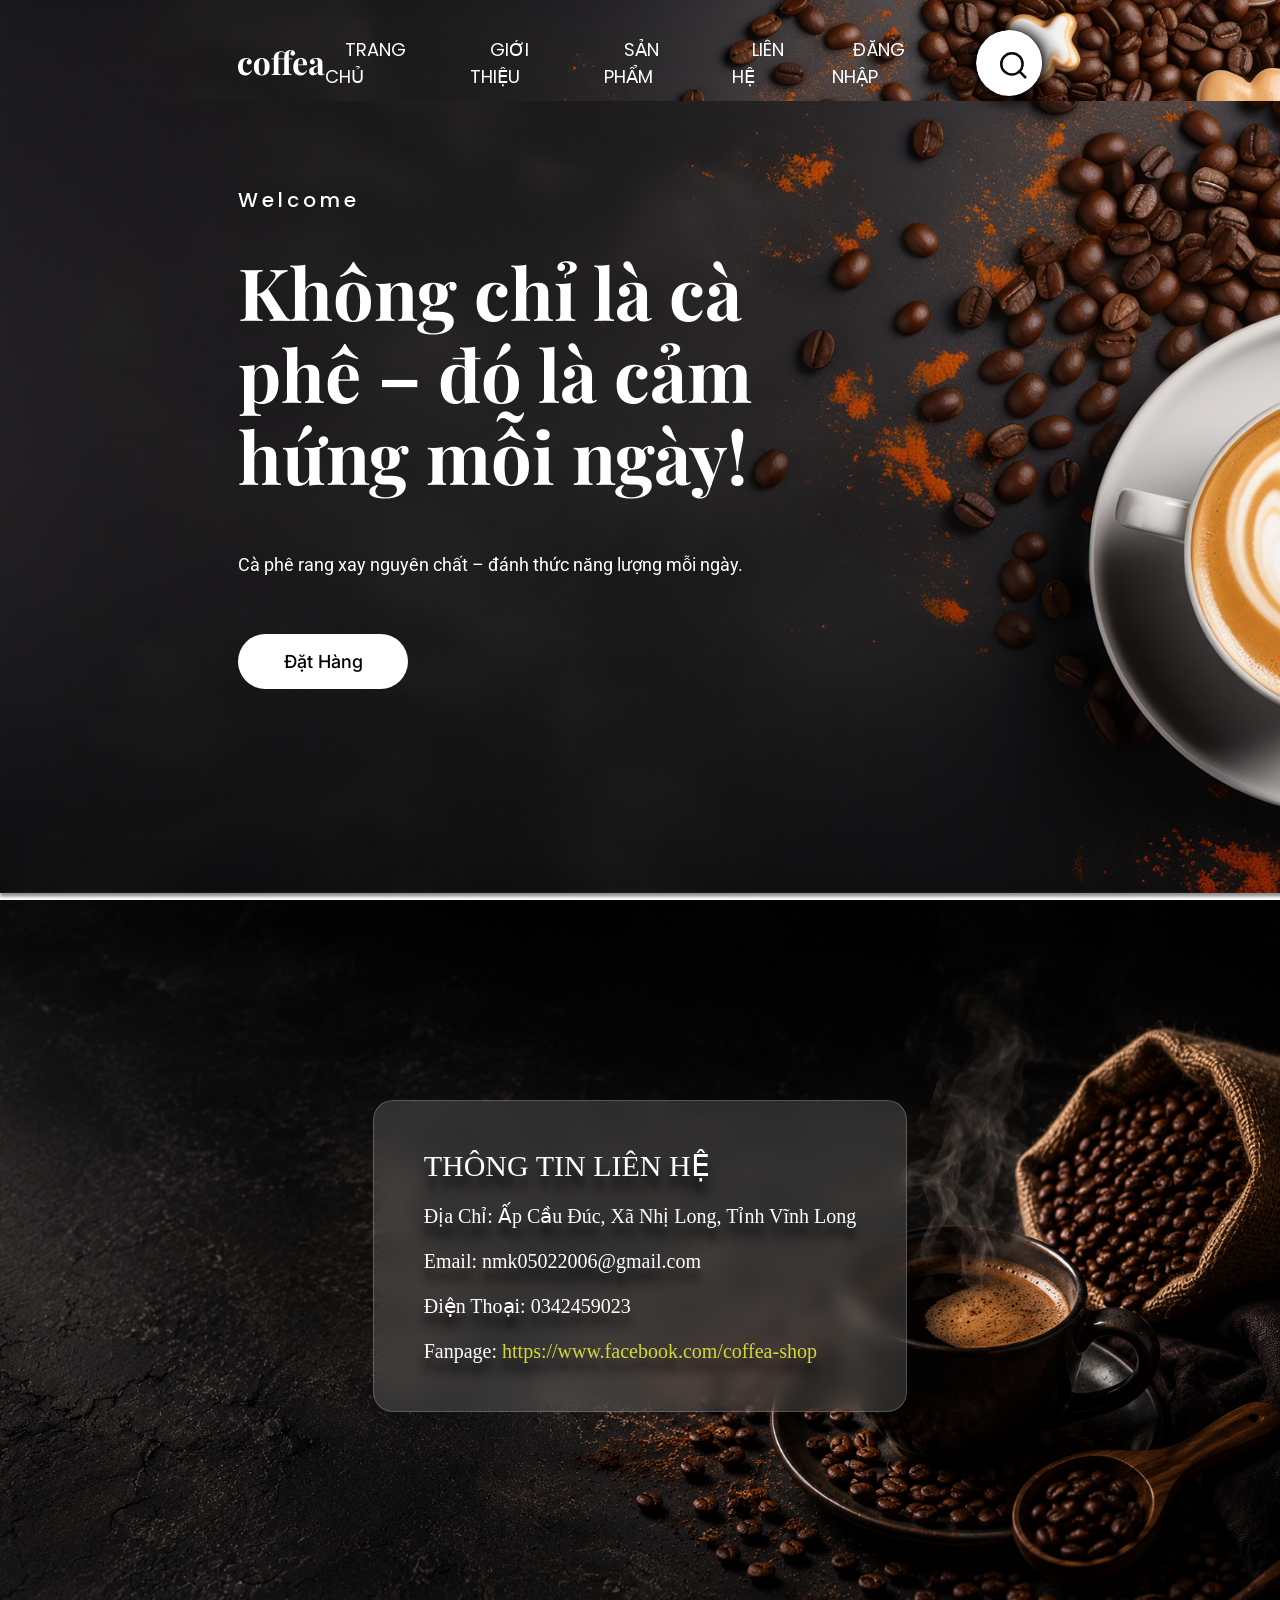
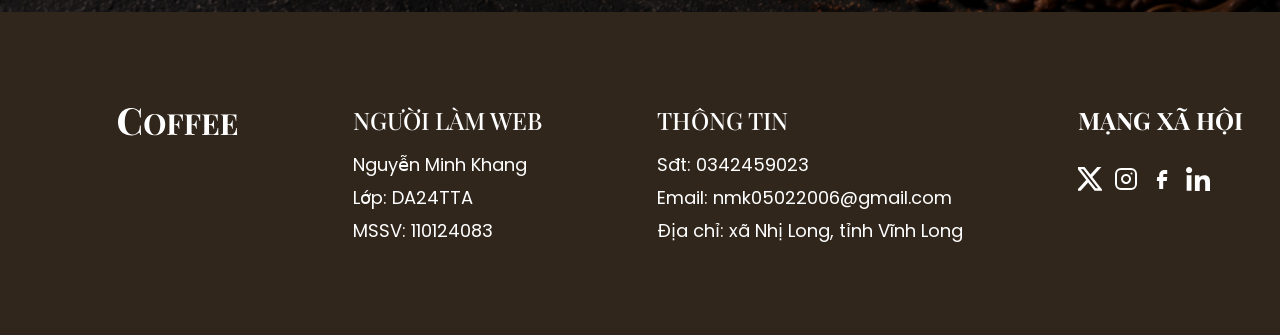
<file: html/lien-he.html>
<!doctype html>
<html lang="vi">
  <head>
    <meta charset="UTF-8" />
    <meta name="viewport" content="width=device-width, initial-scale=1.0" />
    <link rel="stylesheet" href="../css/reset.css" />
    <link rel="stylesheet" href="../css/lienhe.css" />
    <!-- nhung font -->
    <link rel="preconnect" href="https://fonts.googleapis.com" />
    <link rel="preconnect" href="https://fonts.gstatic.com" crossorigin />
    <link
      href="https://fonts.googleapis.com/css2?family=Be+Vietnam+Pro:ital,wght@0,100;0,200;0,300;0,400;0,500;0,600;0,700;0,800;0,900;1,100;1,200;1,300;1,400;1,500;1,600;1,700;1,800;1,900&family=Inter:ital,opsz,wght@0,14..32,100..900;1,14..32,100..900&family=Lato:ital,wght@0,100;0,300;0,400;0,700;0,900;1,100;1,300;1,400;1,700;1,900&family=Open+Sans:ital,wght@0,300..800;1,300..800&family=Outfit:wght@100..900&family=Playfair+Display:ital,wght@0,400..900;1,400..900&family=Poppins:ital,wght@0,100;0,200;0,300;0,400;0,500;0,600;0,700;0,800;0,900;1,100;1,200;1,300;1,400;1,500;1,600;1,700;1,800;1,900&family=Reggae+One&family=Roboto:ital,wght@0,100..900;1,100..900&display=swap"
      rel="stylesheet"
    />
    <link rel="stylesheet" href="../css/responsive.css" />
    <title>CoffeeShop</title>
  </head>
  <body>
    <!-- header -->
    <header class="header fixed">
      <div class="container">
        <div class="body-header">
          <!-- logo coffea -->
          <img src="../assets/icon/Coffea1.svg" alt="coffea" class="logo" />
          <!-- nav -->
          <nav class="nav">
            <ul>
              <li>
                <a href="../index.html">TRANG CHỦ</a>
              </li>
              <li>
                <a href="./gioi-thieu.html#section1">GIỚI THIỆU</a>
              </li>
              <li>
                <a href="./san-pham.html#section1">SẢN PHẨM</a>
              </li>
              <li>
                <a href="#section1">LIÊN HỆ</a>
              </li>
              <!-- <li>
                <a href="#">THÔNG TIN</a>
              </li> -->
              <li>
                <a href="#">ĐĂNG NHẬP</a>
              </li>
            </ul>
          </nav>
          <!-- search-btn -->
          <div class="search-box">
            <img
              src="../assets/icon/round-search.svg"
              alt=""
              class="Round-search"
            />
            <img src="../assets/icon/search-icon.svg" alt="" class="search" />
          </div>
        </div>
      </div>
    </header>
    <!-- main -->
    <main>
      <!-- hero -->
      <div class="hero">
        <div class="container">
          <div class="greeting">
            <p class="welcome">Welcome</p>
            <p class="title">Không chỉ là cà phê – đó là cảm hứng mỗi ngày!</p>
            <p class="desc">
              Cà phê rang xay nguyên chất – đánh thức năng lượng mỗi ngày.
            </p>
            <div class="action">
              <a href="#!" class="btn btn-hero">Đặt Hàng</a>
            </div>
          </div>
        </div>
      </div>
      <!-- detail item -->
      <div id="section1">
        <div class="contact">
          <h1>THÔNG TIN LIÊN HỆ</h1>
          <p>Địa Chỉ: Ấp Cầu Đúc, Xã Nhị Long, Tỉnh Vĩnh Long</p>
          <p>Email: nmk05022006@gmail.com</p>
          <p>Điện Thoại: 0342459023</p>
          <p>Fanpage: <a href="#!">https://www.facebook.com/coffea-shop</a></p>
        </div>
      </div>
    </main>
    <!-- footer -->
    <footer class="footer-page">
      <div class="container">
        <div class="logo">
          <img src="../assets/icon/Coffee2.svg" alt="" class="brand-logo" />
        </div>
        <div class="columns">
          <!-- item 1 -->
          <div class="item">
            <h3 class="title">NGƯỜI LÀM WEB</h3>
            <ul>
              <li>
                <a href="#">Nguyễn Minh Khang</a>
              </li>
              <li>
                <a href="#">Lớp: DA24TTA</a>
              </li>
              <li>
                <a href="#">MSSV: 110124083</a>
              </li>
            </ul>
          </div>
          <!-- item 2 -->
          <!-- <div class="item">
            <h3 class="title">MÃ NGUỒN</h3>
            <ul>
              <li>
                <a href="#">GitHub Repository</a>
              </li>
              <li>
                <a href="#">Git</a>
              </li>
              <li>
                <a href="#">Câu chuyện</a>
              </li>
            </ul>
          </div> -->
          <!-- item 3 -->
          <div class="item">
            <h3 class="title">THÔNG TIN</h3>
            <ul>
              <li>
                <a href="#">Sđt: 0342459023</a>
              </li>
              <li>
                <a href="#">Email: nmk05022006@gmail.com</a>
              </li>
              <li>
                <a href="#">Địa chỉ: xã Nhị Long, tỉnh Vĩnh Long</a>
              </li>
            </ul>
          </div>
        </div>
        <div class="social">
          <h3 class="title">MẠNG XÃ HỘI</h3>
          <ul>
            <li>
              <a href="#!"
                ><img src="../assets/icon/X.svg" alt="X" class="social-icon"
              /></a>
            </li>
            <li>
              <a href="#!"
                ><img
                  src="../assets/icon/instagram.svg"
                  alt="instagram"
                  class="social-icon"
              /></a>
            </li>
            <li>
              <a href="#!"
                ><img
                  src="../assets/icon/facebook.svg"
                  alt="facebook"
                  class="social-icon"
              /></a>
            </li>
            <li>
              <a href="#!"
                ><img
                  src="../assets/icon/in.svg"
                  alt="linkendi"
                  class="social-icon"
              /></a>
            </li>
          </ul>
        </div>
      </div>
    </footer>
  </body>
</html>
</file>
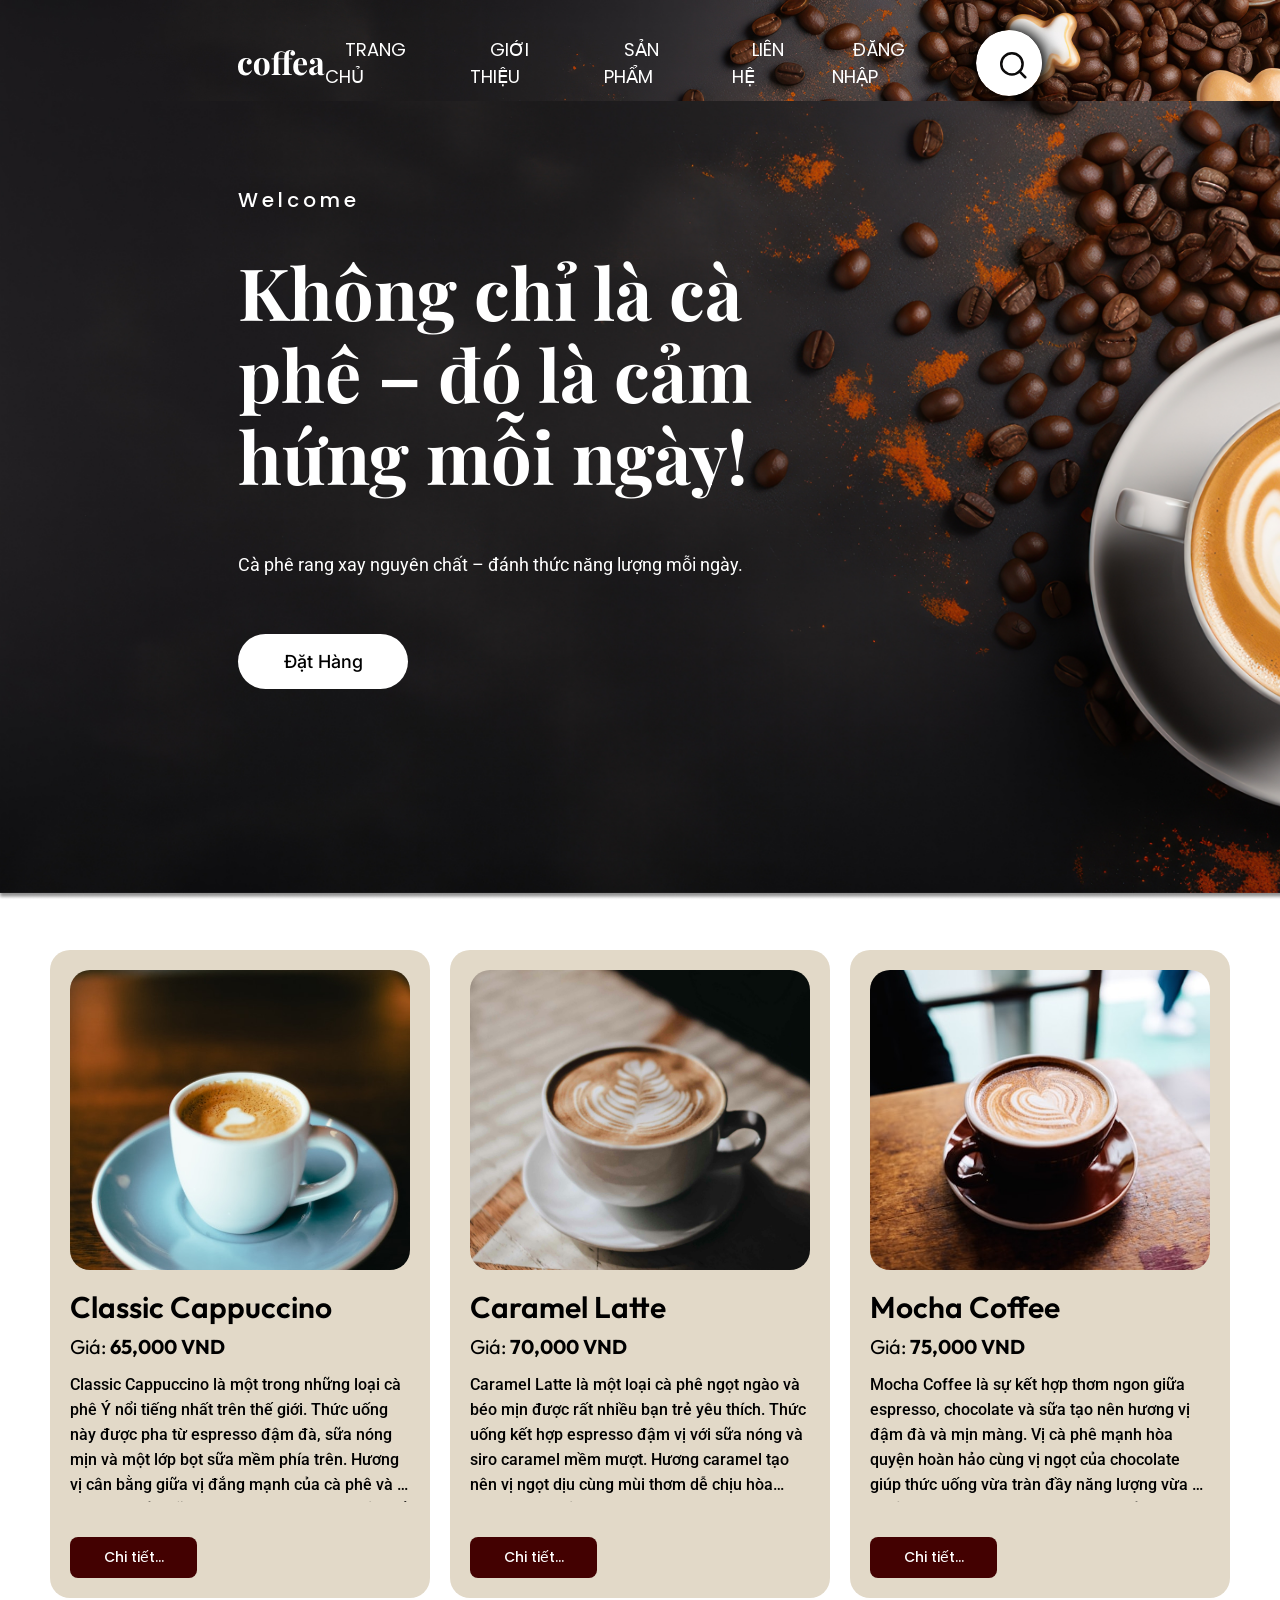
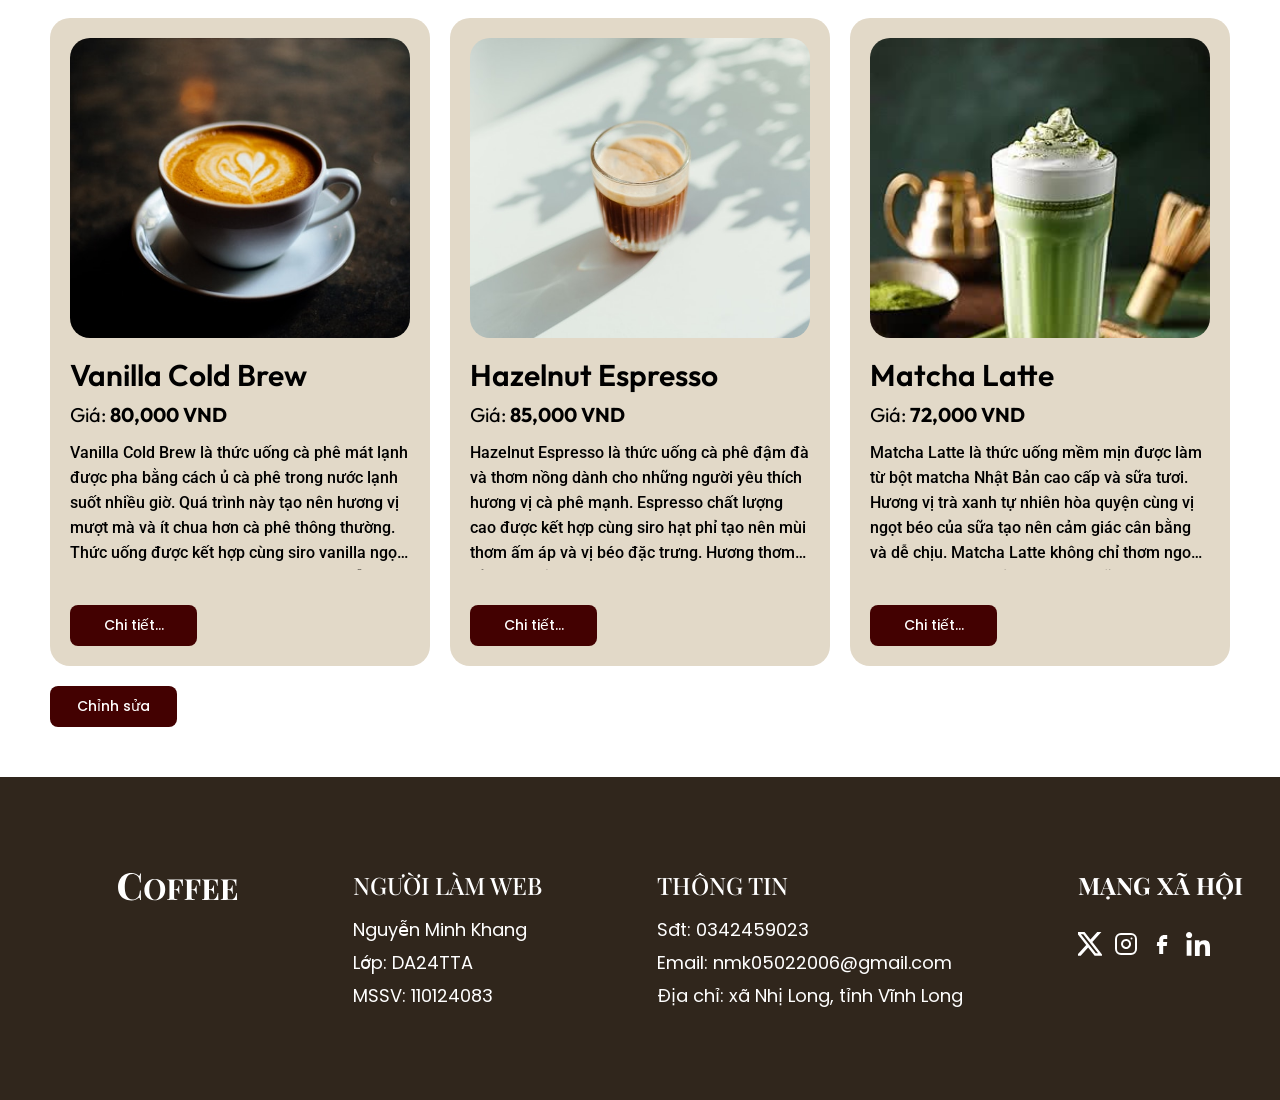
<file: html/san-pham.html>
<!doctype html>
<html lang="vi">
  <head>
    <meta charset="UTF-8" />
    <meta name="viewport" content="width=device-width, initial-scale=1.0" />
    <link rel="stylesheet" href="../css/reset.css" />
    <link rel="stylesheet" href="../css/sanpham.css" />
    <!-- nhung font -->
    <link rel="preconnect" href="https://fonts.googleapis.com" />
    <link rel="preconnect" href="https://fonts.gstatic.com" crossorigin />
    <link
      href="https://fonts.googleapis.com/css2?family=Be+Vietnam+Pro:ital,wght@0,100;0,200;0,300;0,400;0,500;0,600;0,700;0,800;0,900;1,100;1,200;1,300;1,400;1,500;1,600;1,700;1,800;1,900&family=Inter:ital,opsz,wght@0,14..32,100..900;1,14..32,100..900&family=Lato:ital,wght@0,100;0,300;0,400;0,700;0,900;1,100;1,300;1,400;1,700;1,900&family=Open+Sans:ital,wght@0,300..800;1,300..800&family=Outfit:wght@100..900&family=Playfair+Display:ital,wght@0,400..900;1,400..900&family=Poppins:ital,wght@0,100;0,200;0,300;0,400;0,500;0,600;0,700;0,800;0,900;1,100;1,200;1,300;1,400;1,500;1,600;1,700;1,800;1,900&family=Reggae+One&family=Roboto:ital,wght@0,100..900;1,100..900&display=swap"
      rel="stylesheet"
    />
    <link rel="stylesheet" href="../css/responsive.css" />
    <title>CoffeeShop</title>
  </head>
  <body>
    <!-- header -->
    <header class="header fixed">
      <div class="container">
        <div class="body-header">
          <!-- logo coffea -->
          <img src="../assets/icon/Coffea1.svg" alt="coffea" class="logo" />
          <!-- nav -->
          <nav class="nav">
            <ul>
              <li>
                <a href="../index.html">TRANG CHỦ</a>
              </li>
              <li>
                <a href="./gioi-thieu.html#section1">GIỚI THIỆU</a>
              </li>
              <li>
                <a href="#section1">SẢN PHẨM</a>
              </li>
              <li>
                <a href="./lien-he.html#section1">LIÊN HỆ</a>
              </li>
              <!-- <li>
                <a href="#">THÔNG TIN</a>
              </li> -->
              <li>
                <a href="#">ĐĂNG NHẬP</a>
              </li>
            </ul>
          </nav>
          <!-- search-btn -->
          <div class="search-box">
            <img
              src="../assets/icon/round-search.svg"
              alt=""
              class="Round-search"
            />
            <img src="../assets/icon/search-icon.svg" alt="" class="search" />
          </div>
        </div>
      </div>
    </header>
    <!-- main -->
    <main>
      <!-- hero -->
      <div class="hero">
        <div class="container">
          <div class="greeting">
            <p class="welcome">Welcome</p>
            <p class="title">Không chỉ là cà phê – đó là cảm hứng mỗi ngày!</p>
            <p class="desc">
              Cà phê rang xay nguyên chất – đánh thức năng lượng mỗi ngày.
            </p>
            <div class="action">
              <a href="#!" class="btn btn-hero">Đặt Hàng</a>
            </div>
          </div>
        </div>
      </div>
      <!-- product list -->
      <div id="section1">
        <div id="productList"></div>
        <!-- bat tat chinh sua -->
        <div onclick="batTatEdit()" class="btn edit">Chỉnh sửa</div>
        <!-- them -->
        <div class="btn addProduct" onclick="openAddModal()">Thêm Sản Phẩm</div>
        <div id="addModal" class="modal">
          <div class="modalBox">
            <h1>Thêm sản phẩm</h1>

            <input id="productName" type="text" placeholder="Tên sản phẩm" />
            <input min="0" id="productPrice" type="number" placeholder="Giá" />
            <input
              id="productImage"
              type="text"
              placeholder="URL ảnh (Google, Postimg, Cloudinary...)"
            />
            <textarea id="productDesc" placeholder="Mô tả"></textarea>
            <p id="exampleUrl">
              *URL ảnh để test:
              <strong>https://i.postimg.cc/hvvRbh0v/example1.jpg</strong>
            </p>
            <button onclick="addProduct()">Lưu</button>
            <button onclick="closeAddModal()">Hủy</button>
          </div>
        </div>
      </div>
    </main>
    <!-- footer -->
    <footer class="footer-page">
      <div class="container">
        <div class="logo">
          <img src="../assets/icon/Coffee2.svg" alt="" class="brand-logo" />
        </div>
        <div class="columns">
          <!-- item 1 -->
          <div class="item">
            <h3 class="title">NGƯỜI LÀM WEB</h3>
            <ul>
              <li>
                <a href="#">Nguyễn Minh Khang</a>
              </li>
              <li>
                <a href="#">Lớp: DA24TTA</a>
              </li>
              <li>
                <a href="#">MSSV: 110124083</a>
              </li>
            </ul>
          </div>
          <!-- item 2 -->
          <!-- <div class="item">
            <h3 class="title">MÃ NGUỒN</h3>
            <ul>
              <li>
                <a href="#">GitHub Repository</a>
              </li>
              <li>
                <a href="#">Git</a>
              </li>
              <li>
                <a href="#">Câu chuyện</a>
              </li>
            </ul>
          </div> -->
          <!-- item 3 -->
          <div class="item">
            <h3 class="title">THÔNG TIN</h3>
            <ul>
              <li>
                <a href="#">Sđt: 0342459023</a>
              </li>
              <li>
                <a href="#">Email: nmk05022006@gmail.com</a>
              </li>
              <li>
                <a href="#">Địa chỉ: xã Nhị Long, tỉnh Vĩnh Long</a>
              </li>
            </ul>
          </div>
        </div>
        <div class="social">
          <h3 class="title">MẠNG XÃ HỘI</h3>
          <ul>
            <li>
              <a href="#!"
                ><img src="../assets/icon/X.svg" alt="X" class="social-icon"
              /></a>
            </li>
            <li>
              <a href="#!"
                ><img
                  src="../assets/icon/instagram.svg"
                  alt="instagram"
                  class="social-icon"
              /></a>
            </li>
            <li>
              <a href="#!"
                ><img
                  src="../assets/icon/facebook.svg"
                  alt="facebook"
                  class="social-icon"
              /></a>
            </li>
            <li>
              <a href="#!"
                ><img
                  src="../assets/icon/in.svg"
                  alt="linkendi"
                  class="social-icon"
              /></a>
            </li>
          </ul>
        </div>
      </div>
    </footer>
    <script src="../js/lib.js"></script>
    <script>
      loadAllProduct();
    </script>
  </body>
</html>
</file>
<file: css/style-index.css>
* {
  box-sizing: border-box;
}
html {
  font-size: 62.5%;
  scroll-behavior: smooth;
}
body {
  font-size: 1.6rem;
}
/* ================Chung=============== */
a {
  text-decoration: none;
}
.main-content {
  width: 1760px;
  margin-left: auto;
  margin-right: auto;
  max-width: calc(100% - 48px);
}
.btn {
  display: inline-block;
  line-height: 41px;
  border-radius: 8px;
  background-color: #430101;
  min-width: 127px;
  text-align: center;
  color: white;
  font-family: "Poppins", sans-serif;
  font-weight: 500;
  font-size: 1.4rem;
}
.btn:hover {
  cursor: pointer;
  opacity: 90%;
  box-shadow: 2px 2px 16px 2px #000000;
}
.line-clamp {
  display: -webkit-box;
  -webkit-line-clamp: var(--line-clamp, 1);
  -webkit-box-orient: vertical;
  overflow: hidden;
}
.line-clamp.line-2 {
  -webkit-line-clamp: var(--line-clamp, 2);
}
.line-clamp.line-5 {
  -webkit-line-clamp: var(--line-clamp, 5);
}
.break-all {
  /* word-break: break-all; */
  overflow-wrap: anywhere;
}
/* =============header============= */
.header {
  position: absolute;
  top: 0;
  left: 0;
  z-index: 10;
  width: 100%;
  background: url(../assets/img/espresso-surrounded-by-scattered-coffee-beans-dark-surface\ 1@2x.png);
  background-size: cover;
  background-position: top;
}
.header.fixed {
  position: fixed;
  /* top: -46px; */
  z-index: 100;
}
.header .container {
  padding-left: 238px;
  padding-right: 238px;
}
.header .body-header {
  display: flex;
  align-items: center;
  /* background-color: brown; */
  margin-right: auto;
  margin-left: auto;
  /* width: 82%; */
  padding-top: 30px;
  padding-right: 0;
  padding-left: 0px;
  padding-bottom: 5px;
}
.header .nav {
  margin-left: auto;
}
.header .nav ul {
  display: flex;
  align-items: center;
}
.header .nav a {
  padding: 5px 20px;
  font-size: 1.8rem;
  font-family: "Poppins", sans-serif;
  color: white;
  /* font-weight: 500; */
  line-height: 27px;
}
.header .nav a:hover {
  text-shadow: 1px 0 0 currentColor;
}
.header .search-box {
  margin-left: auto;
  border-radius: 100%;
  min-width: 66px;
  height: 66px;
  position: relative;
}

.header .search-box .Round-search {
  position: absolute;
  top: 0;
  right: 0;
  width: 100%;
  cursor: pointer;
  /* border: 1px solid black; */
  box-shadow: 1px 2px 15px 5px #000000;
  border-radius: 100%;
}
.header .search-box:hover {
  box-shadow: 1px 2px 15px 8px #000000;
}

.header .search-box .search {
  position: absolute;
  top: 22.335px;
  right: 15px;
  cursor: pointer;
}
/* ====================hero===================== */
.hero {
  max-width: 100vw;
  /* position: relative; */
  min-height: 100vh;

  /* padding-top: 100px; */
  background: url(../assets/img/espresso-surrounded-by-scattered-coffee-beans-dark-surface\ 1@2x.png);
  background-repeat: no-repeat;
  background-size: cover;
  background-position: top left;
  object-fit: cover;
  padding-top: 190px;
  padding-left: 238px;
  /* padding-bottom: 232px; */
}
.hero .container {
  max-width: 557px;
  /* margin-left: 238px; */
  /* padding-top: 294px;
  padding-bottom: 232px; */
  /* padding-right: 1125px; */
}
.greeting .welcome {
  color: white;
  font-size: 2rem;
  font-family: "Poppins", sans-serif;
  padding-bottom: 40px;
  font-weight: 500;
  line-height: auto;
  letter-spacing: 0.4rem;
}
.greeting .title {
  color: white;
  font-size: 7.2rem;
  font-family: "Playfair Display", serif;
  font-weight: bold;
  line-height: 114%;
  letter-spacing: 0;
  padding-bottom: 56px;
}
.greeting .desc {
  color: white;
  font-family: "Roboto", sans-serif;
  font-size: 1.8rem;
  line-height: 144%;
  padding-bottom: 56px;
}
.btn.btn-hero {
  border-radius: 100px;
  line-height: 55px;
  background-color: white;
  color: black;
  /* font-family: "Roboto", sans-serif; */
  /* font-family: "Open Sans", sans-serif; */
  /* font-family: "Outfit", sans-serif; */
  font-family: "Inter", sans-serif;
  font-weight: 500;
  min-width: 170px;
  font-size: 1.8rem;
}
/* ========================menu======================= */
.menu {
  background: #e2d9c8;
}
.menu .product-list {
  display: flex;
  justify-content: center;

  align-items: center;
  padding-bottom: 46.8px;
  padding-top: 48px;
}
.product-list li {
  padding: 0 75.9px;
}
.product-list li:last-child {
  padding-left: 69.47px;
}
.product-list li a {
  display: flex;
  flex-direction: column;
  justify-content: center;
  align-items: center;
  gap: 10px;
}
.product-list li a img {
  object-fit: cover;
  /* width: 100%; */
}
.product-list li a p {
  color: #544a3e;
}
/* ========================popular===================== */
.popular {
  background: #f1f0ee;
}

/* popular top */
.popular .popular-top {
  padding-top: 80px;
  padding-bottom: 64px;
}
.popular .popular-top .title {
  text-align: center;
  font-family: "Playfair Display", serif;
  font-weight: 600;
  font-size: 3.2rem;
  letter-spacing: 0.128rem;
}
/* popular bottom */
.popular-bottom {
  display: flex;
  align-items: center;
}
.popular-bottom .control {
  width: 71px;
  right: 71px;
  border-radius: 9999px;
  background: #e2d9c8;
  display: flex;
  align-items: center;
  justify-content: center;
}
.popular-bottom .control:hover {
  cursor: pointer;
  opacity: 91%;
  box-shadow: 1px 2px 15px -2px #000000;
}
.popular-bottom .control img {
  padding: 19px;
}
.popular-bottom .control.left {
  margin-right: 70px;
}
.popular-bottom .control.right {
  margin-left: 70px;
}
.popular-bottom .coffee-list {
  display: flex;
  gap: 4px;
}
.coffee-list .coffee-item {
  flex: 1;
  border: 1px solid #e4d2b3;
  background: #e2d9c8;
  border-radius: 18px;
}
.coffee-list .coffee-item:hover {
  border: 1px solid transparent;
  box-shadow: 0 18px 36px 0 rgba(0, 0, 0, 0.05);
}
.coffee-list .coffee-item .content {
  padding: 16px;
}
.coffee-list .coffee-item .content a .thumb {
  width: 100%;
  height: 344px;
  border-radius: 18px;
  object-fit: cover;
}

.coffee-list .coffee-item .head {
  display: flex;
  justify-content: space-between;
  align-items: center;
  padding-top: 16px;
}
.coffee-list .coffee-item .head a h3 {
  color: #30261c;
  font-size: 3.8rem;
  flex: 1;
  font-family: "Outfit", sans-serif;
  font-weight: 600;
  margin-bottom: 10px;
}
.coffee-list .coffee-item .head .heart-icon {
  height: 32.83px;
  object-fit: cover;
  width: 100%;
  flex: 1;
}
.coffee-list .coffee-item .head .heart-icon:hover {
  cursor: pointer;
  background: black;
}
.coffee-list .coffee-item .desc {
  color: #2a0000;
  margin-bottom: 12px;
  font-size: 2rem;
  line-height: 140%;
  font-family: "Outfit", sans-serif;
}
.coffee-list .coffee-item .footer {
  display: flex;
  align-items: center;
  justify-content: space-between;
}
.coffee-list .coffee-item .footer .price {
  color: #2a0000;
  font-size: 2rem;
  line-height: 150%;
  font-weight: 600;
  font-family: "Poppins", sans-serif;
}
.coffee-list .coffee-item .footer .btn:hover {
  background: #2a0000;
}
.popular .More {
  padding-top: 30px;
  display: flex;
  justify-content: flex-end;
  padding-right: 140px;
}
.popular .More .btn {
  margin-right: 0;
  font-size: 2rem;
  line-height: 50px;
}
.popular .More .btn:hover {
  color: #430101;
  background-color: #dec89e;
  box-shadow: -1px 9px 17px 1px rgba(0, 0, 0, 0.89);
}
.popular {
  padding-bottom: 64px;
}

/* ===================wall 1===================== */
.wall1 {
  display: flex;
  background: #e2d9c8;
  max-height: 335px;
  justify-content: space-between;
}
.wall1 .item:first-child {
  width: 27%;
  object-fit: cover;
}
.wall1 .item:last-child {
  width: 26.17%;
  object-fit: cover;
}
/* ======================feedback=============== */
.feedback {
  background: #f5f5f5;
}
.feedback .container {
  width: 1444px;
  max-width: calc(100% - 50px);
  margin-left: auto;
  margin-right: auto;
}
.feedback .container .title {
  display: flex;
  flex-direction: column;
  align-items: center;
  gap: 24px;
  justify-content: center;
  padding-top: 64px;
  padding-bottom: 32px;
}

.feedback .container .title p {
  text-align: center;
}
.feedback .container .title p:first-child {
  font-size: 3.2rem;
  font-family: "Reggae One", system-ui;
  color: #30261c;
}
.feedback .container .title p:last-child {
  font-size: 3.2rem;
  font-family: "Playfair Display", serif;
  font-weight: 600;
  letter-spacing: 0.128rem;
}
.feedback .container .feedback-list {
  display: flex;
  justify-content: center;
  align-items: center;
  gap: 85px;
  padding-bottom: 24px;
}
.feedback .container .feedback-list .feedback-item {
  width: 441px;
  height: 235px;
  flex: 1;
  background: rgb(226, 217, 200, 0.4);
  border: #dec89e 1px solid;
  border-radius: 18px;
}
.feedback .feedback-item .head {
  display: flex;
  justify-content: space-between;
  gap: 60px;
  padding-top: 28px;
  padding-left: 28px;
  padding-right: 4px;
  padding-bottom: 18px;
}
.feedback .feedback-item .head .customer {
  display: flex;

  align-items: center;
  gap: 12px;
}
.feedback .feedback-item .head .customer .info-customer .name {
  font-family: "Poppins", sans-serif;
  font-size: 1.8rem;
  font-weight: 600;
  color: #30261c;
}
.feedback .feedback-item .head .customer .info-customer .job {
  font-family: "Poppins", sans-serif;
  font-size: 1.4rem;
  color: #30261c;
  font-weight: 600;
  opacity: 70%;
}
.feedback .feedback-item .head .customer img {
  width: 56px;
  height: 56px;
  object-fit: cover;
  border-radius: 999px;
}
.feedback .feedback-item .head .rating {
  display: flex;
  gap: 4px;
}
.feedback .feedback-item .head .rating img {
  flex: 1;
  width: 24px;
}
.feedback .feedback-item .body {
  padding-bottom: 45px;
  padding-left: 28px;
  padding-right: 43px;
  font-family: "Poppins", sans-serif;
  font-size: 1.2rem;
  font-weight: 500;
  line-height: 167%;
}
.dots {
  display: flex;
  justify-content: center;
  align-items: center;
  gap: 8px;
  padding-bottom: 64px;
}
.dot {
  width: 12px;
  background: rgba(48, 38, 28, 0.5);
  height: 12px;
  border-radius: 999px;
}
.dot:hover {
  cursor: pointer;
}
.dot.active {
  background: #30261c;
}

.dot.active:hover {
  cursor: default;
}
/* ==========================footer============================= */
.footer-page {
  background: #30261c;
}

.footer-page .container {
  padding-top: 96px;
  padding-right: 150px;
  padding-left: 50px;
  padding-bottom: 95px;
  min-width: 1460px;
  display: flex;
  align-items: top;
  justify-content: center;
  gap: 115px;
}
.footer-page .logo .brand-logo {
  width: 120px;
  object-fit: cover;
}
.footer-page .columns {
  display: flex;
  gap: 115px;
  align-items: center;
}
.footer-page .columns .item .title {
  text-align: left;
  font-family: "Playfair Display", serif;
  font-size: 2.4rem;
  font-weight: 500;
  color: white;
  padding-bottom: 12px;
}
.footer-page .columns .item ul {
  padding-top: 12px;
  display: flex;
  flex-direction: column;
  gap: 15px;
}
.footer-page .columns .item ul li a {
  font-family: "Poppins", sans-serif;
  font-size: 1.8rem;
  color: white;
  text-align: left;
}
.footer-page .social {
  display: flex;
  flex-direction: column;
  justify-content: left;
  /* align-items: center; */
  /* gap: 35px; */
  align-items: top;
}
.footer-page .social .title {
  color: white;
  font-weight: 700;
  font-size: 2.4rem;
  font-family: "Playfair Display", serif;
  padding-bottom: 35px;
}
.footer-page .social ul {
  display: flex;
  gap: 12px;
}
.footer-page .social ul li a img {
  width: 24px;
  height: 24px;
  object-fit: cover;
}
</file>
<file: css/responsive.css>
/* ================= RESET RESPONSIVE CHUNG ================= */
html,
body {
  max-width: 100%;
  overflow-x: hidden;
}

img {
  max-width: 100%;
}

.main-content {
  width: 1760px;
  max-width: calc(100% - 48px);
}

/* =========================================================
   TABLET / IPAD NGANG - <= 1200px
   ========================================================= */
@media (max-width: 1200px) {
  /* ---------- Header dùng chung ---------- */
  .header .container {
    padding-left: 48px;
    padding-right: 48px;
  }

  .header .body-header {
    gap: 20px;
  }

  .header .logo {
    width: 100px;
  }

  .header .nav a {
    padding: 5px 12px;
    font-size: 1.5rem;
  }

  .header .search-box {
    min-width: 52px;
    height: 52px;
  }

  .header .search-box .search {
    top: 16px;
    right: 12px;
  }

  /* ---------- Hero dùng chung ---------- */
  .hero {
    min-height: 75vh;
    padding-top: 155px;
    padding-left: 56px;
    padding-right: 56px;
    background-position: center;
  }

  .greeting .title {
    font-size: 5.6rem;
  }

  .greeting .desc {
    font-size: 1.7rem;
  }

  /* ---------- Footer dùng chung ---------- */
  .footer-page .container {
    min-width: 0;
    width: 100%;
    padding: 70px 48px;
    gap: 60px;
    flex-wrap: wrap;
    justify-content: flex-start;
  }

  .footer-page .columns {
    gap: 60px;
    flex-wrap: wrap;
  }

  /* ---------- Trang chủ ---------- */
  .menu .product-list {
    flex-wrap: wrap;
    gap: 36px;
  }

  .product-list li,
  .product-list li:last-child {
    padding: 0;
  }

  .popular-bottom {
    gap: 24px;
  }

  .popular-bottom .control.left {
    margin-right: 0;
  }

  .popular-bottom .control.right {
    margin-left: 0;
  }

  .popular-bottom .coffee-list {
    display: grid;
    grid-template-columns: repeat(2, 1fr);
    gap: 22px;
    width: 100%;
  }

  .coffee-list .coffee-item .content a .thumb {
    height: 280px;
  }

  .coffee-list .coffee-item .head a h3 {
    font-size: 3rem;
  }

  .feedback .container {
    width: 100%;
    max-width: calc(100% - 48px);
  }

  .feedback .container .feedback-list {
    gap: 24px;
    flex-wrap: wrap;
  }

  .feedback .container .feedback-list .feedback-item {
    width: calc(50% - 12px);
    flex: none;
  }

  .wall1 {
    max-width: 100%;
  }

  /* ---------- Trang sản phẩm ---------- */
  #section1 {
    padding: 50px 32px;
  }

  #productList {
    grid-template-columns: repeat(2, minmax(0, 1fr));
    gap: 24px;
  }

  #productList .imageProduct {
    height: 280px;
  }

  /* ---------- Trang chi tiết ---------- */
  .detailItem {
    gap: 30px;
  }

  .detailImage {
    height: 380px;
  }

  .detailContent h1 {
    font-size: 3.4rem;
  }

  /* ---------- Trang giới thiệu ---------- */
  .about-container {
    width: 100%;
    max-width: 960px;
    padding-left: 32px;
    padding-right: 32px;
    flex-direction: column;
    align-items: stretch;
    gap: 44px;
  }

  .about-left,
  .about-right {
    width: 100%;
  }

  .about-left h1 {
    font-size: 4.4rem;
  }

  .about-stats {
    width: 100%;
    max-width: 960px;
    padding-left: 32px;
    padding-right: 32px;
    flex-wrap: wrap;
  }

  .stat-item {
    flex: 1;
    min-width: 260px;
  }
}

/* =========================================================
   TABLET ĐỨNG / IPAD NHỎ - <= 900px
   ========================================================= */
@media (max-width: 900px) {
  /* ---------- Header ---------- */
  .header.fixed {
    position: absolute;
  }

  .header .container {
    padding-left: 28px;
    padding-right: 28px;
  }

  .header .body-header {
    flex-wrap: wrap;
    justify-content: center;
    padding-top: 20px;
    gap: 18px;
  }

  .header .nav {
    margin-left: 0;
  }

  .header .nav ul {
    flex-wrap: wrap;
    justify-content: center;
    gap: 8px;
  }

  .header .nav a {
    font-size: 1.4rem;
    padding: 5px 10px;
  }

  .header .search-box {
    display: none;
  }

  /* ---------- Hero ---------- */
  .hero {
    min-height: 72vh;
    padding: 210px 32px 80px;
  }

  .hero .container {
    max-width: 100%;
  }

  .greeting .welcome {
    font-size: 1.7rem;
    padding-bottom: 24px;
  }

  .greeting .title {
    font-size: 4.4rem;
    padding-bottom: 32px;
  }

  .greeting .desc {
    font-size: 1.6rem;
    padding-bottom: 36px;
  }

  .btn.btn-hero {
    min-width: 150px;
    line-height: 48px;
    font-size: 1.6rem;
  }

  /* ---------- Footer ---------- */
  .footer-page .container {
    padding: 56px 32px;
    gap: 40px;
  }

  .footer-page .columns {
    gap: 40px;
  }

  /* ---------- Trang chủ ---------- */
  .menu .product-list {
    display: grid;
    grid-template-columns: repeat(2, 1fr);
    gap: 30px;
    padding: 36px 0;
  }

  .popular .popular-top {
    padding-top: 56px;
    padding-bottom: 36px;
  }

  .popular-bottom .control {
    display: none;
  }

  .popular-bottom .coffee-list {
    grid-template-columns: repeat(2, minmax(0, 1fr));
  }

  .coffee-list .coffee-item .content a .thumb {
    height: 250px;
  }

  .coffee-list .coffee-item .head a h3 {
    font-size: 2.7rem;
  }

  .popular .More {
    justify-content: center;
    padding-right: 0;
  }

  .feedback .container .title p:first-child,
  .feedback .container .title p:last-child {
    font-size: 2.6rem;
  }

  .feedback .container .feedback-list {
    flex-direction: column;
    gap: 22px;
  }

  .feedback .container .feedback-list .feedback-item {
    width: 100%;
    height: auto;
  }

  /* ---------- Trang sản phẩm ---------- */
  #productList {
    grid-template-columns: repeat(2, minmax(0, 1fr));
  }

  #productList .productItem .nameProduct {
    font-size: 2.5rem;
  }

  #productList .productItem .action {
    gap: 10px;
    flex-wrap: wrap;
  }

  .btn.addProduct.show {
    margin-left: 0;
  }

  /* ---------- Trang chi tiết ---------- */
  .detailItem {
    grid-template-columns: 1fr;
  }

  .detailImage {
    height: 360px;
  }

  /* ---------- Trang liên hệ ---------- */
  #section1 .contact {
    width: 100%;
    max-width: 680px;
  }
}

/* =========================================================
   ĐIỆN THOẠI - <= 600px
   ========================================================= */
@media (max-width: 600px) {
  /* ---------- Header ---------- */
  .header {
    position: absolute;
  }

  .header.fixed {
    position: absolute;
  }

  .header .container {
    padding-left: 16px;
    padding-right: 16px;
  }

  .header .body-header {
    flex-direction: column;
    align-items: center;
    padding-top: 14px;
    gap: 12px;
  }

  .header .logo {
    width: 86px;
  }

  .header .nav ul {
    gap: 6px 8px;
  }

  .header .nav a {
    font-size: 1.2rem;
    padding: 4px 6px;
    line-height: 1.4;
  }

  /* ---------- Hero ---------- */
  .hero {
    min-height: 82vh;
    padding: 220px 18px 60px;
    text-align: left;
    background-position: center;
  }

  .greeting .welcome {
    font-size: 1.5rem;
    letter-spacing: 0.25rem;
    padding-bottom: 18px;
  }

  .greeting .title {
    font-size: 3.2rem;
    line-height: 1.2;
    padding-bottom: 24px;
  }

  .greeting .desc {
    font-size: 1.45rem;
    line-height: 1.55;
    padding-bottom: 28px;
  }

  .btn.btn-hero {
    min-width: 136px;
    line-height: 44px;
    font-size: 1.45rem;
  }

  /* ---------- Footer ---------- */
  .footer-page .container {
    flex-direction: column;
    align-items: flex-start;
    padding: 44px 20px;
    gap: 32px;
  }

  .footer-page .logo .brand-logo {
    width: 96px;
  }

  .footer-page .columns {
    flex-direction: column;
    align-items: flex-start;
    gap: 28px;
  }

  .footer-page .columns .item .title,
  .footer-page .social .title {
    font-size: 2rem;
  }

  .footer-page .columns .item ul li a {
    font-size: 1.45rem;
    line-height: 1.5;
    word-break: break-word;
  }

  .footer-page .social ul {
    flex-wrap: wrap;
  }

  /* ---------- Trang chủ: menu ---------- */
  .menu .product-list {
    grid-template-columns: 1fr;
    gap: 24px;
    padding: 32px 0;
  }

  .product-list li a img {
    max-width: 70px;
  }

  /* ---------- Trang chủ: best seller ---------- */
  .popular .popular-top {
    padding-top: 44px;
    padding-bottom: 28px;
  }

  .popular .popular-top .title {
    font-size: 2.6rem;
  }

  .popular-bottom {
    display: block;
  }

  .popular-bottom .coffee-list {
    grid-template-columns: 1fr;
    gap: 20px;
  }

  .coffee-list .coffee-item .content a .thumb {
    height: 230px;
  }

  .coffee-list .coffee-item .head {
    gap: 10px;
  }

  .coffee-list .coffee-item .head a h3 {
    font-size: 2.5rem;
  }

  .coffee-list .coffee-item .desc {
    font-size: 1.5rem;
  }

  .coffee-list .coffee-item .footer {
    flex-direction: column;
    align-items: flex-start;
    gap: 12px;
  }

  .wall1 {
    display: none;
  }

  /* ---------- Trang chủ: feedback ---------- */
  .feedback .container {
    max-width: calc(100% - 32px);
  }

  .feedback .container .title {
    padding-top: 48px;
    gap: 14px;
  }

  .feedback .container .title p:first-child,
  .feedback .container .title p:last-child {
    font-size: 2.3rem;
  }

  .feedback .feedback-item .head {
    flex-direction: column;
    align-items: flex-start;
    gap: 12px;
  }

  .feedback .feedback-item .body p {
    font-size: 1.45rem;
  }

  /* ---------- Trang sản phẩm ---------- */
  #section1 {
    padding: 36px 16px;
    scroll-margin-top: 120px;
  }

  #productList {
    grid-template-columns: 1fr;
    gap: 20px;
  }

  #productList .productItem {
    padding: 16px;
  }

  #productList .imageProduct {
    height: 230px;
  }

  #productList .productItem .nameProduct {
    font-size: 2.4rem;
  }

  #productList .productItem .Price {
    font-size: 1.8rem;
  }

  #productList .productItem .desc {
    height: auto;
    min-height: 100px;
    font-size: 1.5rem;
    line-height: 1.6;
  }

  #productList .productItem .action {
    flex-direction: column;
    align-items: stretch;
    gap: 8px;
  }

  #productList .productItem .action .btn {
    width: 100%;
  }

  .btn.edit,
  .btn.addProduct.show {
    display: block;
    width: fit-content;
    margin: 20px auto 0;
  }

  .modal {
    padding: 16px;
  }

  .modalBox {
    width: 100%;
    max-width: 420px;
    padding: 20px;
  }

  .modalBox h1 {
    font-size: 2.4rem;
  }

  /* ---------- Trang chi tiết ---------- */
  .detailItem {
    grid-template-columns: 1fr;
    gap: 24px;
  }

  .detailImage {
    height: 260px;
  }

  .detailContent h1 {
    font-size: 2.8rem;
  }

  .detailPrice {
    font-size: 1.8rem;
  }

  .detailDesc {
    font-size: 1.55rem;
    line-height: 1.65;
  }

  /* ---------- Trang liên hệ ---------- */
  #section1 .contact {
    width: 100%;
    padding: 28px 20px;
    gap: 18px;
    font-size: 1.55rem;
  }

  .contact h1 {
    font-size: 2.5rem;
    line-height: 1.3;
  }

  .contact p,
  .contact a {
    word-break: break-word;
    line-height: 1.55;
  }

  /* ---------- Trang giới thiệu ---------- */
  #section1 {
    padding-left: 18px;
    padding-right: 18px;
  }

  .about-container {
    width: 100%;
    padding-left: 0;
    padding-right: 0;
    flex-direction: column;
    gap: 28px;
  }

  .about-left,
  .about-right {
    width: 100%;
  }

  .about-left .sub-title {
    font-size: 1.35rem;
    letter-spacing: 0.18rem;
  }

  .about-left h1 {
    font-size: 2.9rem;
    line-height: 1.25;
  }

  .about-desc {
    font-size: 1.5rem;
    line-height: 1.65;
    text-align: left;
  }

  .about-btn {
    line-height: 46px;
    font-size: 1.5rem;
  }

  .about-card {
    padding: 22px;
    border-radius: 16px;
  }

  .about-card h2 {
    font-size: 2.4rem;
  }

  .about-card p {
    font-size: 1.45rem;
  }

  .about-stats {
    width: 100%;
    padding-left: 0;
    padding-right: 0;
    flex-direction: column;
    margin-top: 36px;
    gap: 16px;
  }

  .stat-item {
    width: 100%;
    min-height: 118px;
  }

  .stat-item strong {
    font-size: 3.2rem;
  }

  .stat-item span {
    font-size: 1.45rem;
  }
}

/* =========================================================
   ĐIỆN THOẠI NHỎ - <= 390px
   ========================================================= */
@media (max-width: 390px) {
  .header .nav a {
    font-size: 1.1rem;
    padding: 3px 5px;
  }

  .hero {
    padding-top: 230px;
  }

  .greeting .title {
    font-size: 2.8rem;
  }

  .greeting .desc {
    font-size: 1.35rem;
  }

  .coffee-list .coffee-item .content a .thumb,
  #productList .imageProduct {
    height: 210px;
  }

  .about-left h1 {
    font-size: 2.6rem;
  }
}
</file>
<file: css/chitiet.css>
* {
  box-sizing: border-box;
}
html {
  font-size: 62.5%;
  scroll-behavior: smooth;
}
body {
  font-size: 1.6rem;
}
/* ================Chung=============== */
a {
  text-decoration: none;
}
.main-content {
  width: 1760px;
  margin-left: auto;
  margin-right: auto;
  max-width: calc(100% - 48px);
}
.btn {
  display: inline-block;
  line-height: 41px;
  border-radius: 8px;
  background-color: #430101;
  min-width: 127px;
  text-align: center;
  color: white;
  font-family: "Poppins", sans-serif;
  font-weight: 500;
  font-size: 1.4rem;
}
.btn:hover {
  cursor: pointer;
  opacity: 90%;
  box-shadow: 2px 2px 16px 2px #000000;
}
.line-clamp {
  display: -webkit-box;
  -webkit-line-clamp: var(--line-clamp, 1);
  -webkit-box-orient: vertical;
  overflow: hidden;
}
.line-clamp.line-2 {
  -webkit-line-clamp: var(--line-clamp, 2);
}
.line-clamp.line-5 {
  -webkit-line-clamp: var(--line-clamp, 5);
}
.line-clamp.line-7 {
  -webkit-line-clamp: var(--line-clamp, 7);
}
.break-all {
  overflow-wrap: anywhere;
}
/* =============header============= */
.header {
  position: absolute;
  top: 0;
  left: 0;
  z-index: 10;
  width: 100%;
  background: url(../assets/img/espresso-surrounded-by-scattered-coffee-beans-dark-surface\ 1@2x.png);
  background-size: cover;
  background-position: top;
}
.header.fixed {
  position: fixed;
  /* top: -46px; */
  z-index: 100;
}
.header .container {
  padding-left: 238px;
  padding-right: 238px;
}
.header .body-header {
  display: flex;
  align-items: center;
  /* background-color: brown; */
  margin-right: auto;
  margin-left: auto;
  /* width: 82%; */
  padding-top: 30px;
  padding-right: 0;
  padding-left: 0px;
  padding-bottom: 5px;
}
.header .nav {
  margin-left: auto;
}
.header .nav ul {
  display: flex;
  align-items: center;
}
.header .nav a {
  padding: 5px 20px;
  font-size: 1.8rem;
  font-family: "Poppins", sans-serif;
  color: white;
  /* font-weight: 500; */
  line-height: 27px;
}
.header .nav a:hover {
  text-shadow: 1px 0 0 currentColor;
}
.header .search-box {
  margin-left: auto;
  border-radius: 100%;
  min-width: 66px;
  height: 66px;
  position: relative;
}

.header .search-box .Round-search {
  position: absolute;
  top: 0;
  right: 0;
  width: 100%;
  cursor: pointer;
  /* border: 1px solid black; */
  box-shadow: 1px 2px 15px 5px #000000;
  border-radius: 100%;
}
.header .search-box:hover {
  box-shadow: 1px 2px 15px 8px #000000;
}

.header .search-box .search {
  position: absolute;
  top: 22.335px;
  right: 15px;
  cursor: pointer;
}
/* ====================hero===================== */
.hero {
  max-width: 100vw;
  /* position: relative; */
  min-height: 100vh;
  /* padding-top: 100px; */
  background: url(../assets/img/espresso-surrounded-by-scattered-coffee-beans-dark-surface\ 1@2x.png);
  background-repeat: no-repeat;
  background-size: cover;
  background-position: top left;
  object-fit: cover;
  padding-top: 190px;
  padding-left: 238px;
  /* padding-bottom: 232px; */
}
.hero .container {
  max-width: 557px;
  /* margin-left: 238px; */
  /* padding-top: 294px;
  padding-bottom: 232px; */
  /* padding-right: 1125px; */
}
.greeting .welcome {
  color: white;
  font-size: 2rem;
  font-family: "Poppins", sans-serif;
  padding-bottom: 40px;
  font-weight: 500;
  line-height: auto;
  letter-spacing: 0.4rem;
}
.greeting .title {
  color: white;
  font-size: 7.2rem;
  font-family: "Playfair Display", serif;
  font-weight: bold;
  line-height: 114%;
  letter-spacing: 0;
  padding-bottom: 56px;
}
.greeting .desc {
  color: white;
  font-family: "Roboto", sans-serif;
  font-size: 1.8rem;
  line-height: 144%;
  padding-bottom: 56px;
}
.btn.btn-hero {
  border-radius: 100px;
  line-height: 55px;
  background-color: white;
  color: black;
  /* font-family: "Roboto", sans-serif; */
  /* font-family: "Open Sans", sans-serif; */
  /* font-family: "Outfit", sans-serif; */
  font-family: "Inter", sans-serif;
  font-weight: 500;
  min-width: 170px;
  font-size: 1.8rem;
}

/* ==========================footer============================= */
.footer-page {
  background: #30261c;
}

.footer-page .container {
  padding-top: 96px;
  padding-right: 150px;
  padding-left: 50px;
  padding-bottom: 95px;
  min-width: 1460px;
  display: flex;
  align-items: top;
  justify-content: center;
  gap: 115px;
}
.footer-page .logo .brand-logo {
  width: 120px;
  object-fit: cover;
}
.footer-page .columns {
  display: flex;
  gap: 115px;
  align-items: center;
}
.footer-page .columns .item .title {
  text-align: left;
  font-family: "Playfair Display", serif;
  font-size: 2.4rem;
  font-weight: 500;
  color: white;
  padding-bottom: 12px;
}
.footer-page .columns .item ul {
  padding-top: 12px;
  display: flex;
  flex-direction: column;
  gap: 15px;
}
.footer-page .columns .item ul li a {
  font-family: "Poppins", sans-serif;
  font-size: 1.8rem;
  color: white;
  text-align: left;
}
.footer-page .social {
  display: flex;
  flex-direction: column;
  justify-content: left;
  /* align-items: center; */
  /* gap: 35px; */
  align-items: top;
}
.footer-page .social .title {
  color: white;
  font-weight: 700;
  font-size: 2.4rem;
  font-family: "Playfair Display", serif;
  padding-bottom: 35px;
}
.footer-page .social ul {
  display: flex;
  gap: 12px;
}
.footer-page .social ul li a img {
  width: 24px;
  height: 24px;
  object-fit: cover;
}
#section1 {
  padding: 50px;
  scroll-margin-top: 100px;
}
.detailItem {
  display: grid;
  grid-template-columns: 1fr 1fr;
  gap: 40px;
  align-items: start;
}

.detailImage {
  width: 100%;
  height: 450px;
  object-fit: cover;
  border-radius: 20px;
}

.detailContent h1 {
  font-size: 40px;
  margin-bottom: 20px;
}
.detailContent strong {
  font-weight: 600;
}
.detailPrice {
  font-size: 22px;
  margin-bottom: 20px;
}

.detailDesc {
  line-height: 1.7;
  font-size: 2rem;
  font-family: "Roboto", sans-serif;
  margin-bottom: 20px;
}
</file>
<file: css/gioithieu.css>
* {
  box-sizing: border-box;
}
html {
  font-size: 62.5%;
  scroll-behavior: smooth;
}
body {
  font-size: 1.6rem;
}
/* ================Chung=============== */
a {
  text-decoration: none;
}
.main-content {
  width: 1760px;
  margin-left: auto;
  margin-right: auto;
  max-width: calc(100% - 48px);
}
.btn {
  display: inline-block;
  line-height: 41px;
  border-radius: 8px;
  background-color: #430101;
  min-width: 127px;
  text-align: center;
  color: white;
  font-family: "Poppins", sans-serif;
  font-weight: 500;
  font-size: 1.4rem;
}
.btn:hover {
  cursor: pointer;
  opacity: 90%;
  box-shadow: 2px 2px 16px 2px #000000;
}
.line-clamp {
  display: -webkit-box;
  -webkit-line-clamp: var(--line-clamp, 1);
  -webkit-box-orient: vertical;
  overflow: hidden;
}
.line-clamp.line-2 {
  -webkit-line-clamp: var(--line-clamp, 2);
}
.line-clamp.line-5 {
  -webkit-line-clamp: var(--line-clamp, 5);
}
.line-clamp.line-7 {
  -webkit-line-clamp: var(--line-clamp, 7);
}
.break-all {
  overflow-wrap: anywhere;
}
/* =============header============= */
.header {
  position: absolute;
  top: 0;
  left: 0;
  z-index: 10;
  width: 100%;
  background: url(../assets/img/espresso-surrounded-by-scattered-coffee-beans-dark-surface\ 1@2x.png);
  background-size: cover;
  background-position: top;
}
.header.fixed {
  position: fixed;
  /* top: -46px; */
  z-index: 100;
}
.header .container {
  padding-left: 238px;
  padding-right: 238px;
}
.header .body-header {
  display: flex;
  align-items: center;
  /* background-color: brown; */
  margin-right: auto;
  margin-left: auto;
  /* width: 82%; */
  padding-top: 30px;
  padding-right: 0;
  padding-left: 0px;
  padding-bottom: 5px;
}
.header .nav {
  margin-left: auto;
}
.header .nav ul {
  display: flex;
  align-items: center;
}
.header .nav a {
  padding: 5px 20px;
  font-size: 1.8rem;
  font-family: "Poppins", sans-serif;
  color: white;
  /* font-weight: 500; */
  line-height: 27px;
}
.header .nav a:hover {
  text-shadow: 1px 0 0 currentColor;
}
.header .search-box {
  margin-left: auto;
  border-radius: 100%;
  min-width: 66px;
  height: 66px;
  position: relative;
}

.header .search-box .Round-search {
  position: absolute;
  top: 0;
  right: 0;
  width: 100%;
  cursor: pointer;
  /* border: 1px solid black; */
  box-shadow: 1px 2px 15px 5px #000000;
  border-radius: 100%;
}
.header .search-box:hover {
  box-shadow: 1px 2px 15px 8px #000000;
}

.header .search-box .search {
  position: absolute;
  top: 22.335px;
  right: 15px;
  cursor: pointer;
}
/* ====================hero===================== */
.hero {
  max-width: 100vw;
  /* position: relative; */
  min-height: 100vh;

  /* padding-top: 100px; */
  background: url(../assets/img/espresso-surrounded-by-scattered-coffee-beans-dark-surface\ 1@2x.png);
  background-repeat: no-repeat;
  background-size: cover;
  background-position: top left;
  object-fit: cover;
  padding-top: 190px;
  padding-left: 238px;
  /* padding-bottom: 232px; */
}
.hero .container {
  max-width: 557px;
  /* margin-left: 238px; */
  /* padding-top: 294px;
  padding-bottom: 232px; */
  /* padding-right: 1125px; */
}
.greeting .welcome {
  color: white;
  font-size: 2rem;
  font-family: "Poppins", sans-serif;
  padding-bottom: 40px;
  font-weight: 500;
  line-height: auto;
  letter-spacing: 0.4rem;
}
.greeting .title {
  color: white;
  font-size: 7.2rem;
  font-family: "Playfair Display", serif;
  font-weight: bold;
  line-height: 114%;
  letter-spacing: 0;
  padding-bottom: 56px;
}
.greeting .desc {
  color: white;
  font-family: "Roboto", sans-serif;
  font-size: 1.8rem;
  line-height: 144%;
  padding-bottom: 56px;
}
.btn.btn-hero {
  border-radius: 100px;
  line-height: 55px;
  background-color: white;
  color: black;
  /* font-family: "Roboto", sans-serif; */
  /* font-family: "Open Sans", sans-serif; */
  /* font-family: "Outfit", sans-serif; */
  font-family: "Inter", sans-serif;
  font-weight: 500;
  min-width: 170px;
  font-size: 1.8rem;
}

/* ==========================footer============================= */
.footer-page {
  background: #30261c;
}

.footer-page .container {
  padding-top: 96px;
  padding-right: 150px;
  padding-left: 50px;
  padding-bottom: 95px;
  min-width: 1460px;
  display: flex;
  align-items: top;
  justify-content: center;
  gap: 115px;
}
.footer-page .logo .brand-logo {
  width: 120px;
  object-fit: cover;
}
.footer-page .columns {
  display: flex;
  gap: 115px;
  align-items: center;
}
.footer-page .columns .item .title {
  text-align: left;
  font-family: "Playfair Display", serif;
  font-size: 2.4rem;
  font-weight: 500;
  color: white;
  padding-bottom: 12px;
}
.footer-page .columns .item ul {
  padding-top: 12px;
  display: flex;
  flex-direction: column;
  gap: 15px;
}
.footer-page .columns .item ul li a {
  font-family: "Poppins", sans-serif;
  font-size: 1.8rem;
  color: white;
  text-align: left;
}
.footer-page .social {
  display: flex;
  flex-direction: column;
  justify-content: left;
  /* align-items: center; */
  /* gap: 35px; */
  align-items: top;
}
.footer-page .social .title {
  color: white;
  font-weight: 700;
  font-size: 2.4rem;
  font-family: "Playfair Display", serif;
  padding-bottom: 35px;
}
.footer-page .social ul {
  display: flex;
  gap: 12px;
}
.footer-page .social ul li a img {
  width: 24px;
  height: 24px;
  object-fit: cover;
}

/* ===========about section================ */
#section1 {
  padding: 130px 0;
  background:
    linear-gradient(rgba(48, 38, 28, 0.78), rgba(48, 38, 28, 0.82)),
    url(../assets/img/banner-contact.jpg);
  background-repeat: no-repeat;
  background-position: center;
  background-size: cover;
  scroll-margin-top: 100px;
}
.about-container {
  width: 1460px;
  margin-left: auto;
  margin-right: auto;
  display: flex;
  align-items: center;
  gap: 70px;
}
.about-left {
  width: 680px;
  color: white;
}
.about-right {
  width: 710px;
  display: flex;
  flex-direction: column;
  gap: 24px;
}

.about-left .sub-title {
  font-family: "Poppins", sans-serif;
  font-size: 1.8rem;
  font-weight: 600;
  color: #dec89e;
  letter-spacing: 0.3rem;
  text-transform: uppercase;
  margin-bottom: 20px;
}

.about-left h1 {
  font-family: "Playfair Display", serif;

  font-size: 5.2rem;
  font-weight: 700;
  line-height: 120%;
  margin-bottom: 30px;
  text-shadow: 0 8px 12px rgba(0, 0, 0, 0.55);
}
.about-desc {
  font-family: "Roboto", sans-serif;
  font-size: 1.9rem;
  line-height: 170%;
  color: #f5eee3;
  margin-bottom: 18px;
  text-align: justify;
}

.about-btn {
  margin-top: 22px;
  border-radius: 999px;
  min-width: 170px;
  line-height: 52px;
  font-size: 1.7rem;
  background: #dec89e;
  color: #30261c;
}
.about-btn:hover {
  background: white;
  color: #430101;
}

.about-card {
  padding: 32px;
  border-radius: 22px;
  color: white;
  background: rgba(255, 255, 255, 0.14);
  backdrop-filter: blur(10px);
  border: 1px solid rgba(255, 255, 255, 0.22);
  box-shadow: 0 18px 40px rgba(0, 0, 0, 0.28);
}

.about-card.main-card {
  background: rgba(222, 200, 158, 0.22);
}

.about-card h2 {
  font-family: "Playfair Display", serif;
  font-size: 3rem;
  font-weight: 600;
  color: #ffe8bd;
  margin-bottom: 14px;
}
.about-card p {
  font-family: "Poppins", sans-serif;
  font-size: 1.7rem;
  line-height: 165%;
  color: #fff7ed;
}
.about-stats {
  width: 1000px;
  margin: 70px auto 0;
  display: flex;
  justify-content: center;
  gap: 24px;
}
.stat-item {
  width: 317px;
  min-height: 150px;
  border-radius: 20px;
  background: #e2d9c8;
  display: flex;
  flex-direction: column;
  align-items: center;
  justify-content: center;
  gap: 12px;

  box-shadow: 0 16px 35px rgba(0, 0, 0, 0.25);
}
.stat-item strong {
  font-family: "Playfair Display", serif;
  font-size: 4.2rem;

  font-weight: 700;
  color: #430101;
}

.stat-item span {
  font-family: "Poppins", sans-serif;
  font-size: 1.7rem;
  color: #30261c;

  text-align: center;
}
</file>
<file: css/lienhe.css>
* {
  box-sizing: border-box;
}
html {
  font-size: 62.5%;
  scroll-behavior: smooth;
}
body {
  font-size: 1.6rem;
}
/* ================Chung=============== */
a {
  text-decoration: none;
}
.main-content {
  width: 1760px;
  margin-left: auto;
  margin-right: auto;
  max-width: calc(100% - 48px);
}
.btn {
  display: inline-block;
  line-height: 41px;
  border-radius: 8px;
  background-color: #430101;
  min-width: 127px;
  text-align: center;
  color: white;
  font-family: "Poppins", sans-serif;
  font-weight: 500;
  font-size: 1.4rem;
}
.btn:hover {
  cursor: pointer;
  opacity: 90%;
  box-shadow: 2px 2px 16px 2px #000000;
}
.line-clamp {
  display: -webkit-box;
  -webkit-line-clamp: var(--line-clamp, 1);
  -webkit-box-orient: vertical;
  overflow: hidden;
}
.line-clamp.line-2 {
  -webkit-line-clamp: var(--line-clamp, 2);
}
.line-clamp.line-5 {
  -webkit-line-clamp: var(--line-clamp, 5);
}
.line-clamp.line-7 {
  -webkit-line-clamp: var(--line-clamp, 7);
}
.break-all {
  overflow-wrap: anywhere;
}
/* =============header============= */
.header {
  position: absolute;
  top: 0;
  left: 0;
  z-index: 10;
  width: 100%;
  background: url(../assets/img/espresso-surrounded-by-scattered-coffee-beans-dark-surface\ 1@2x.png);
  background-size: cover;
  background-position: top;
}
.header.fixed {
  position: fixed;
  /* top: -46px; */
  z-index: 100;
}
.header .container {
  padding-left: 238px;
  padding-right: 238px;
}
.header .body-header {
  display: flex;
  align-items: center;
  /* background-color: brown; */
  margin-right: auto;
  margin-left: auto;
  /* width: 82%; */
  padding-top: 30px;
  padding-right: 0;
  padding-left: 0px;
  padding-bottom: 5px;
}
.header .nav {
  margin-left: auto;
}
.header .nav ul {
  display: flex;
  align-items: center;
}
.header .nav a {
  padding: 5px 20px;
  font-size: 1.8rem;
  font-family: "Poppins", sans-serif;
  color: white;
  /* font-weight: 500; */
  line-height: 27px;
}
.header .nav a:hover {
  text-shadow: 1px 0 0 currentColor;
}
.header .search-box {
  margin-left: auto;
  border-radius: 100%;
  min-width: 66px;
  height: 66px;
  position: relative;
}

.header .search-box .Round-search {
  position: absolute;
  top: 0;
  right: 0;
  width: 100%;
  cursor: pointer;
  /* border: 1px solid black; */
  box-shadow: 1px 2px 15px 5px #000000;
  border-radius: 100%;
}
.header .search-box:hover {
  box-shadow: 1px 2px 15px 8px #000000;
}

.header .search-box .search {
  position: absolute;
  top: 22.335px;
  right: 15px;
  cursor: pointer;
}
/* ====================hero===================== */
.hero {
  max-width: 100vw;
  /* position: relative; */
  min-height: 100vh;
  
  /* padding-top: 100px; */
  background: url(../assets/img/espresso-surrounded-by-scattered-coffee-beans-dark-surface\ 1@2x.png);
  background-repeat: no-repeat;
  background-size: cover;
  background-position: top left;
  object-fit: cover;
  padding-top: 190px;
  padding-left: 238px;
  /* padding-bottom: 232px; */
}
.hero .container {
  max-width: 557px;
  /* margin-left: 238px; */
  /* padding-top: 294px;
  padding-bottom: 232px; */
  /* padding-right: 1125px; */
}
.greeting .welcome {
  color: white;
  font-size: 2rem;
  font-family: "Poppins", sans-serif;
  padding-bottom: 40px;
  font-weight: 500;
  line-height: auto;
  letter-spacing: 0.4rem;
}
.greeting .title {
  color: white;
  font-size: 7.2rem;
  font-family: "Playfair Display", serif;
  font-weight: bold;
  line-height: 114%;
  letter-spacing: 0;
  padding-bottom: 56px;
}
.greeting .desc {
  color: white;
  font-family: "Roboto", sans-serif;
  font-size: 1.8rem;
  line-height: 144%;
  padding-bottom: 56px;
}
.btn.btn-hero {
  border-radius: 100px;
  line-height: 55px;
  background-color: white;
  color: black;
  /* font-family: "Roboto", sans-serif; */
  /* font-family: "Open Sans", sans-serif; */
  /* font-family: "Outfit", sans-serif; */
  font-family: "Inter", sans-serif;
  font-weight: 500;
  min-width: 170px;
  font-size: 1.8rem;
}

/* ==========================footer============================= */
.footer-page {
  background: #30261c;
}

.footer-page .container {
  padding-top: 96px;
  padding-right: 150px;
  padding-left: 50px;
  padding-bottom: 95px;
  min-width: 1460px;
  display: flex;
  align-items: top;
  justify-content: center;
  gap: 115px;
}
.footer-page .logo .brand-logo {
  width: 120px;
  object-fit: cover;
}
.footer-page .columns {
  display: flex;
  gap: 115px;
  align-items: center;
}
.footer-page .columns .item .title {
  text-align: left;
  font-family: "Playfair Display", serif;
  font-size: 2.4rem;
  font-weight: 500;
  color: white;
  padding-bottom: 12px;
}
.footer-page .columns .item ul {
  padding-top: 12px;
  display: flex;
  flex-direction: column;
  gap: 15px;
}
.footer-page .columns .item ul li a {
  font-family: "Poppins", sans-serif;
  font-size: 1.8rem;
  color: white;
  text-align: left;
}
.footer-page .social {
  display: flex;
  flex-direction: column;
  justify-content: left;
  /* align-items: center; */
  /* gap: 35px; */
  align-items: top;
}
.footer-page .social .title {
  color: white;
  font-weight: 700;
  font-size: 2.4rem;
  font-family: "Playfair Display", serif;
  padding-bottom: 35px;
}
.footer-page .social ul {
  display: flex;
  gap: 12px;
}
.footer-page .social ul li a img {
  width: 24px;
  height: 24px;
  object-fit: cover;
}

/* ===========contact================ */

#section1 {
  display: flex;
  justify-content: center;
  align-items: center;
  padding-bottom: 200px;
  padding-top: 200px;

  background-image: url(../assets/img/banner-contact.jpg);
  background-repeat: no-repeat;
  background-position: center;
  background-size: cover;
  scroll-margin-top: 100px;
}
#section1 .contact {
  /* background: yellow; */
  color: white;
  border-radius: 20px;
  padding: 50px;
  display: flex;
  flex-direction: column;
  gap: 25px;
  font-size: 2rem;
  background: rgba(255, 255, 255, 0.15);
  backdrop-filter: blur(10px);
  border: 1px solid rgba(255, 255, 255, 0.2);
}
.contact h1,
.contact p,
.contact a {
  text-shadow: 0px 13px 8px rgba(0, 0, 0, 0.86);
}
.contact h1 {
  font-size: 3rem;
}
.contact a {
  color: rgb(211, 216, 55);
}
</file>
<file: css/sanpham.css>
* {
  box-sizing: border-box;
}
html {
  font-size: 62.5%;
  scroll-behavior: smooth;
}
body {
  font-size: 1.6rem;
}
/* ================Chung=============== */
a {
  text-decoration: none;
}
.main-content {
  width: 1760px;
  margin-left: auto;
  margin-right: auto;
  max-width: calc(100% - 48px);
}
.btn {
  display: inline-block;
  line-height: 41px;
  border-radius: 8px;
  background-color: #430101;
  min-width: 127px;
  text-align: center;
  color: white;
  font-family: "Poppins", sans-serif;
  font-weight: 500;
  font-size: 1.4rem;
}
.btn:hover {
  cursor: pointer;
  opacity: 90%;
  box-shadow: 2px 2px 16px 2px #000000;
}
.line-clamp {
  display: -webkit-box;
  -webkit-line-clamp: var(--line-clamp, 1);
  -webkit-box-orient: vertical;
  overflow: hidden;
}
.line-clamp.line-2 {
  -webkit-line-clamp: var(--line-clamp, 2);
}
.line-clamp.line-5 {
  -webkit-line-clamp: var(--line-clamp, 5);
}
.line-clamp.line-7 {
  -webkit-line-clamp: var(--line-clamp, 7);
}
.break-all {
  overflow-wrap: anywhere;
}
/* =============header============= */
.header {
  position: absolute;
  top: 0;
  left: 0;
  z-index: 10;
  width: 100%;
  background: url(../assets/img/espresso-surrounded-by-scattered-coffee-beans-dark-surface\ 1@2x.png);
  background-size: cover;
  background-position: top;
}
.header.fixed {
  position: fixed;
  /* top: -46px; */
  z-index: 100;
}
.header .container {
  padding-left: 238px;
  padding-right: 238px;
}
.header .body-header {
  display: flex;
  align-items: center;
  /* background-color: brown; */
  margin-right: auto;
  margin-left: auto;
  /* width: 82%; */
  padding-top: 30px;
  padding-right: 0;
  padding-left: 0px;
  padding-bottom: 5px;
}
.header .nav {
  margin-left: auto;
}
.header .nav ul {
  display: flex;
  align-items: center;
}
.header .nav a {
  padding: 5px 20px;
  font-size: 1.8rem;
  font-family: "Poppins", sans-serif;
  color: white;
  /* font-weight: 500; */
  line-height: 27px;
}
.header .nav a:hover {
  text-shadow: 1px 0 0 currentColor;
}
.header .search-box {
  margin-left: auto;
  border-radius: 100%;
  min-width: 66px;
  height: 66px;
  position: relative;
}

.header .search-box .Round-search {
  position: absolute;
  top: 0;
  right: 0;
  width: 100%;
  cursor: pointer;
  /* border: 1px solid black; */
  box-shadow: 1px 2px 15px 5px #000000;
  border-radius: 100%;
}
.header .search-box:hover {
  box-shadow: 1px 2px 15px 8px #000000;
}

.header .search-box .search {
  position: absolute;
  top: 22.335px;
  right: 15px;
  cursor: pointer;
}
/* ====================hero===================== */
.hero {
  max-width: 100vw;
  /* position: relative; */
  min-height: 100vh;

  /* padding-top: 100px; */
  background: url(../assets/img/espresso-surrounded-by-scattered-coffee-beans-dark-surface\ 1@2x.png);
  background-repeat: no-repeat;
  background-size: cover;
  background-position: top left;
  object-fit: cover;
  padding-top: 190px;
  padding-left: 238px;
  /* padding-bottom: 232px; */
}
.hero .container {
  max-width: 557px;
  /* margin-left: 238px; */
  /* padding-top: 294px;
  padding-bottom: 232px; */
  /* padding-right: 1125px; */
}
.greeting .welcome {
  color: white;
  font-size: 2rem;
  font-family: "Poppins", sans-serif;
  padding-bottom: 40px;
  font-weight: 500;
  line-height: auto;
  letter-spacing: 0.4rem;
}
.greeting .title {
  color: white;
  font-size: 7.2rem;
  font-family: "Playfair Display", serif;
  font-weight: bold;
  line-height: 114%;
  letter-spacing: 0;
  padding-bottom: 56px;
}
.greeting .desc {
  color: white;
  font-family: "Roboto", sans-serif;
  font-size: 1.8rem;
  line-height: 144%;
  padding-bottom: 56px;
}
.btn.btn-hero {
  border-radius: 100px;
  line-height: 55px;
  background-color: white;
  color: black;
  /* font-family: "Roboto", sans-serif; */
  /* font-family: "Open Sans", sans-serif; */
  /* font-family: "Outfit", sans-serif; */
  font-family: "Inter", sans-serif;
  font-weight: 500;
  min-width: 170px;
  font-size: 1.8rem;
}

/* ==========================footer============================= */
.footer-page {
  background: #30261c;
}

.footer-page .container {
  padding-top: 96px;
  padding-right: 150px;
  padding-left: 50px;
  padding-bottom: 95px;
  min-width: 1460px;
  display: flex;
  align-items: top;
  justify-content: center;
  gap: 115px;
}
.footer-page .logo .brand-logo {
  width: 120px;
  object-fit: cover;
}
.footer-page .columns {
  display: flex;
  gap: 115px;
  align-items: center;
}
.footer-page .columns .item .title {
  text-align: left;
  font-family: "Playfair Display", serif;
  font-size: 2.4rem;
  font-weight: 500;
  color: white;
  padding-bottom: 12px;
}
.footer-page .columns .item ul {
  padding-top: 12px;
  display: flex;
  flex-direction: column;
  gap: 15px;
}
.footer-page .columns .item ul li a {
  font-family: "Poppins", sans-serif;
  font-size: 1.8rem;
  color: white;
  text-align: left;
}
.footer-page .social {
  display: flex;
  flex-direction: column;
  justify-content: left;
  /* align-items: center; */
  /* gap: 35px; */
  align-items: top;
}
.footer-page .social .title {
  color: white;
  font-weight: 700;
  font-size: 2.4rem;
  font-family: "Playfair Display", serif;
  padding-bottom: 35px;
}
.footer-page .social ul {
  display: flex;
  gap: 12px;
}
.footer-page .social ul li a img {
  width: 24px;
  height: 24px;
  object-fit: cover;
}
/* =================================section1========================== */
#section1 {
  padding: 50px;
  scroll-margin-top: 100px;
}
#productList {
  display: grid;
  grid-template-columns: 1fr 1fr 1fr;
  gap: 20px;
  justify-content: center;
  align-content: center;
}
#productList .productItem {
  width: 100%;
  padding: 20px;
  background: #e2d9c8;
  border-radius: 20px;
  font-family: "Outfit", sans-serif;
  /* height: 700px; */
}
#productList .productItem:hover {
  box-shadow: 2px 2px 16px 2px #000000;
}
#productList .imageProduct {
  width: 100%;
  height: 300px;
  object-fit: cover;
  border-radius: 20px;
  margin-bottom: 20px;
}
#productList .productItem .nameProduct {
  font-size: 3rem;
  font-weight: 600;
  margin-bottom: 15px;
}
#productList .productItem .Price {
  font-size: 2rem;
  margin-bottom: 15px;
}
#productList .productItem .Price strong {
  font-weight: bold;
}
#productList .productItem .desc {
  font-size: 1.6rem;
  line-height: 25px;
  height: 130px;
  font-family: "Roboto", sans-serif;
  margin-bottom: 15px;
  font-weight: 500;
}
#section1 .btn {
  margin-top: 20px;
}
#section1 .btn.edit {
  /* margin-left: 20px; */
}
#productList .productItem .action {
  display: flex;
  justify-content: space-between;
  align-items: center;
}
/* ==================modal===================== */
.btn.addProduct {
  display: none;
}
.btn.addProduct.show {
  display: inline-block;
  margin-left: 20px;
}
.modal {
  position: fixed;
  top: 0;
  right: 0;
  bottom: 0;
  left: 0;
  background: rgba(0, 0, 0, 0.5);
  display: none;
  justify-content: center;
  align-items: center;
  z-index: 999;
}

.modal.show {
  display: flex;
}

.modalBox {
  width: 400px;
  background: white;
  padding: 24px;
  border-radius: 16px;
}

.modalBox input,
.modalBox textarea {
  width: 100%;
  margin-bottom: 12px;
  padding: 10px;
}

.modalBox textarea {
  height: 120px;
}
#exampleUrl {
  font-style: italic;
  font-size: 1.4rem;
  margin-bottom: 10px;
}
#exampleUrl strong {
  font-weight: bold;
}
</file>
